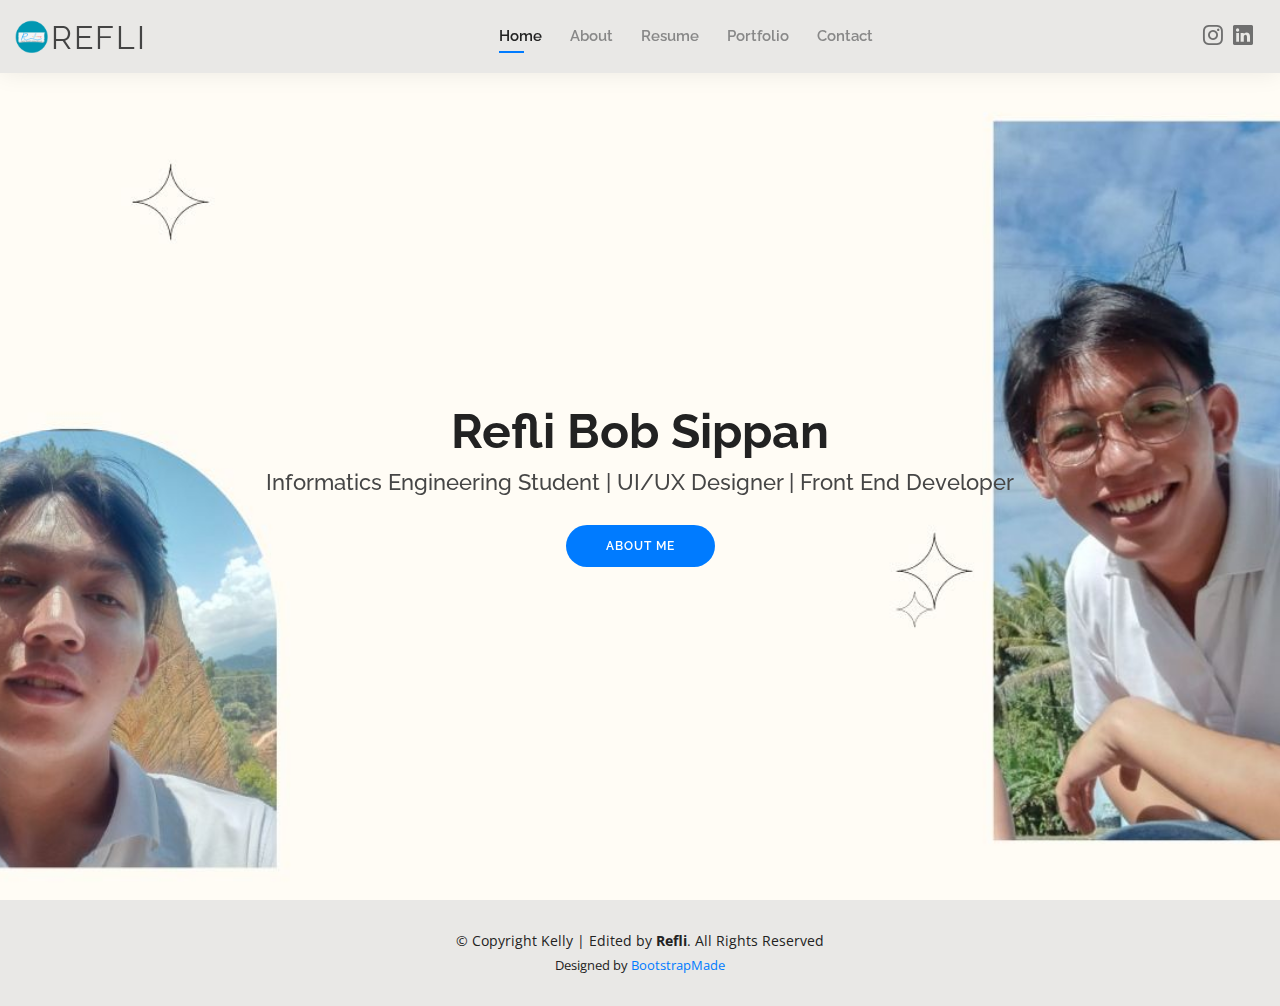
<file: index.html>
<!DOCTYPE html>
<html lang="en">

<head>
  <meta charset="utf-8">
  <meta content="width=device-width, initial-scale=1.0" name="viewport">

  <title>Home - Portofolio Refli</title>
  <meta content="" name="description">
  <meta content="" name="keywords">

  <!-- Favicons -->
  <link href="assets/img/logo.png" rel="icon">
  <link href="assets/img/logo.png" rel="apple-touch-icon">

  <!-- Google Fonts -->
  <link href="https://fonts.googleapis.com/css?family=Open+Sans:300,300i,400,400i,600,600i,700,700i|Raleway:300,300i,400,400i,500,500i,600,600i,700,700i|Poppins:300,300i,400,400i,500,500i,600,600i,700,700i" rel="stylesheet">

  <!-- Vendor CSS Files -->
  <link href="assets/vendor/aos/aos.css" rel="stylesheet">
  <link href="assets/vendor/bootstrap/css/bootstrap.min.css" rel="stylesheet">
  <link href="assets/vendor/bootstrap-icons/bootstrap-icons.css" rel="stylesheet">
  <link href="assets/vendor/boxicons/css/boxicons.min.css" rel="stylesheet">
  <link href="assets/vendor/glightbox/css/glightbox.min.css" rel="stylesheet">
  <link href="assets/vendor/swiper/swiper-bundle.min.css" rel="stylesheet">

  <!-- Template Main CSS File -->
  <link href="assets/css/style.css" rel="stylesheet">

  <!-- =======================================================
  * Template Name: Kelly
  * Updated: Jul 27 2023 with Bootstrap v5.3.1
  * Template URL: https://bootstrapmade.com/kelly-free-bootstrap-cv-resume-html-template/
  * Author: BootstrapMade.com
  * License: https://bootstrapmade.com/license/
  ======================================================== -->
</head>

<body>

  <!-- ======= Header ======= -->
  <header id="header" class="fixed-top">
    <div class="container-fluid d-flex justify-content-between align-items-center">

      <h1 class="logo me-auto me-lg-0" href="index.html"><img src="assets/img/logo.png" alt="" width="39" height="39" class="align-text-bottom">Refli</a></h1>
      <!-- Uncomment below if you prefer to use an image logo -->
      <!-- <a href="index.html" class="logo"><img src="assets/img/logo.png" alt="" class="img-fluid"></a>-->

      <nav id="navbar" class="navbar order-last order-lg-0">
        <ul>
          <li><a class="active" href="index.html">Home</a></li>
          <li><a href="about.html">About</a></li>
          <li><a href="resume.html">Resume</a></li>
          <!--<li><a href="services.html">Services</a></li>-->
          <li><a href="portfolio.html">Portfolio</a></li>
          <li><a href="contact.html">Contact</a></li>
        </ul>
        <i class="bi bi-list mobile-nav-toggle"></i>
      </nav><!-- .navbar -->

      <div class="header-social-links">
        <!--<a href="#" class="twitter"><i class="bi bi-twitter"></i></a>
        <a href="#" class="facebook"><i class="bi bi-facebook"></i></a>-->
        <a href="https://www.instagram.com/refly_sippan/" class="instagram"><i class="bi bi-instagram"></i></a>
        <a href="https://www.linkedin.com/in/refly-sippan/" class="linkedin"><i class="bi bi-linkedin"></i></i></a>
      </div>

    </div>

  </header><!-- End Header -->

  <!-- ======= Hero Section ======= -->
  <section id="hero" class="d-flex align-items-center">
    <div class="container d-flex flex-column align-items-center" data-aos="zoom-in" data-aos-delay="100">
      <h1>Refli Bob Sippan</h1>
      <h2>Informatics Engineering Student | UI/UX Designer | Front End Developer</h2>
      <a href="about.html" class="btn-about">About Me</a>
    </div>
  </section><!-- End Hero -->

  <!-- ======= Footer ======= -->
  <footer id="footer">
    <div class="container">
      <div class="copyright">
        &copy; Copyright Kelly | Edited by <strong><span>Refli</span></strong>. All Rights Reserved
      </div>
      <div class="credits">
        <!-- All the links in the footer should remain intact. -->
        <!-- You can delete the links only if you purchased the pro version. -->
        <!-- Licensing information: https://bootstrapmade.com/license/ -->
        <!-- Purchase the pro version with working PHP/AJAX contact form: https://bootstrapmade.com/kelly-free-bootstrap-cv-resume-html-template/ -->
        Designed by <a href="https://bootstrapmade.com/">BootstrapMade</a>
      </div>
    </div>
  </footer><!-- End  Footer -->

  <div id="preloader"></div>
  <a href="#" class="back-to-top d-flex align-items-center justify-content-center"><i class="bi bi-arrow-up-short"></i></a>

  <!-- Vendor JS Files -->
  <script src="assets/vendor/purecounter/purecounter_vanilla.js"></script>
  <script src="assets/vendor/aos/aos.js"></script>
  <script src="assets/vendor/bootstrap/js/bootstrap.bundle.min.js"></script>
  <script src="assets/vendor/glightbox/js/glightbox.min.js"></script>
  <script src="assets/vendor/isotope-layout/isotope.pkgd.min.js"></script>
  <script src="assets/vendor/swiper/swiper-bundle.min.js"></script>
  <script src="assets/vendor/waypoints/noframework.waypoints.js"></script>
  <script src="assets/vendor/php-email-form/validate.js"></script>

  <!-- Template Main JS File -->
  <script src="assets/js/main.js"></script>

</body>

</html>
</file>
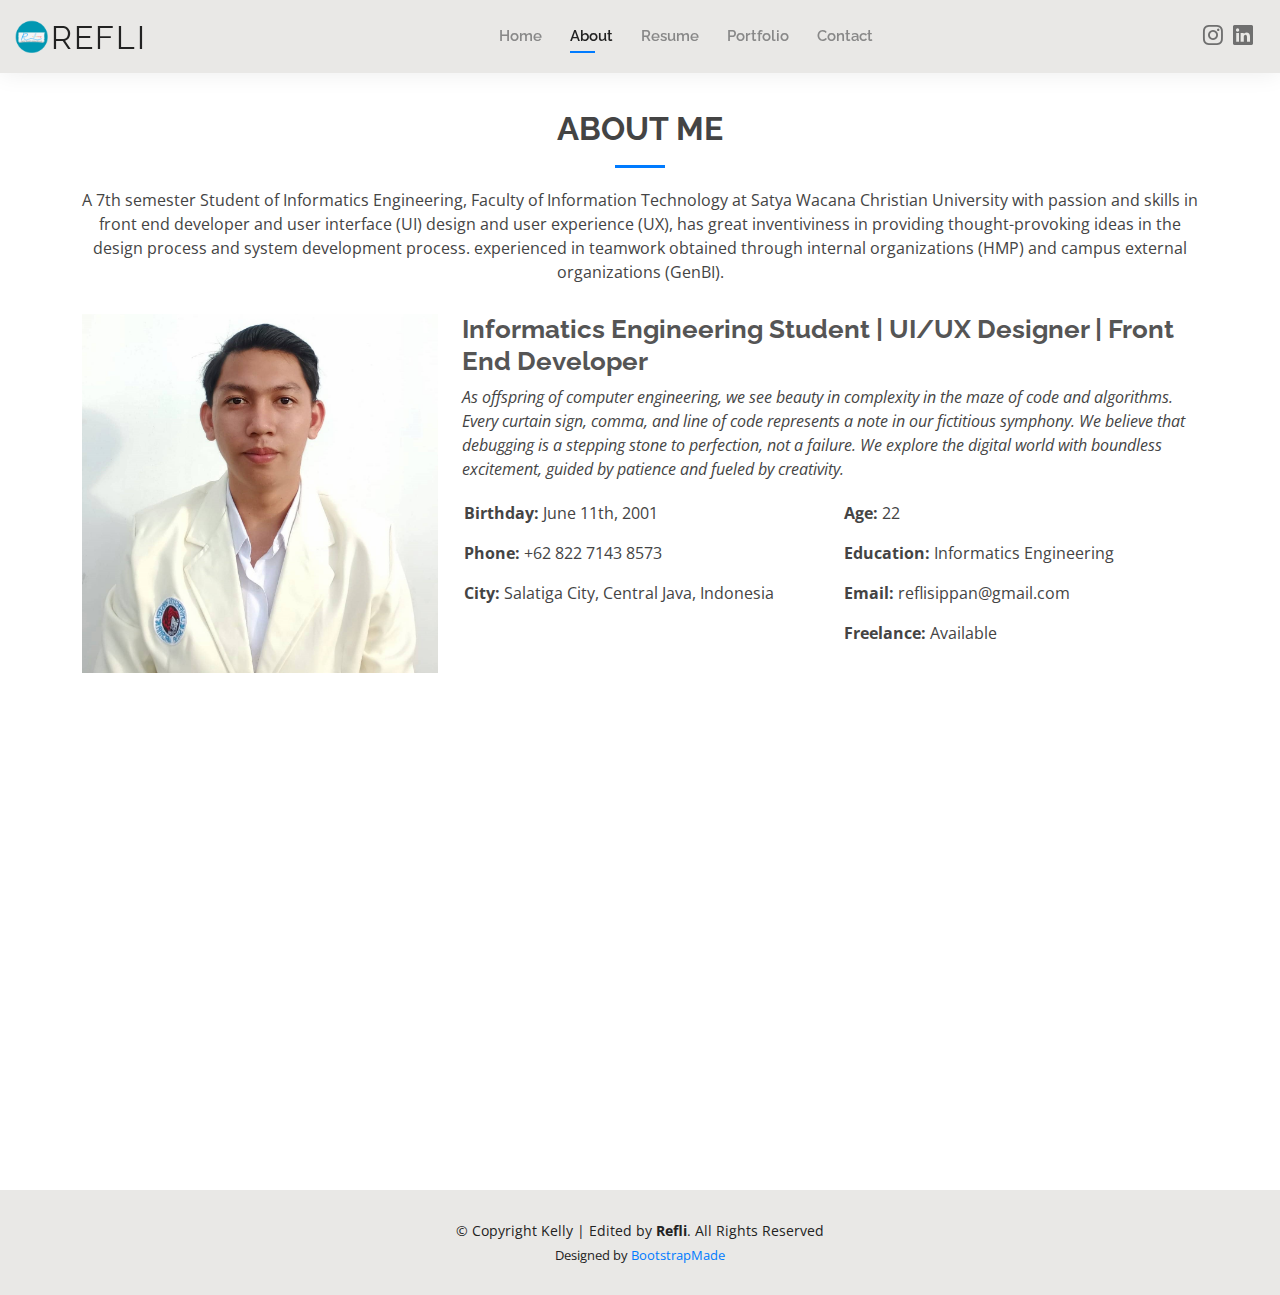
<file: about.html>
<!DOCTYPE html>
<html lang="en">

<head>
  <meta charset="utf-8">
  <meta content="width=device-width, initial-scale=1.0" name="viewport">

  <title>About - Portofolio Refli</title>
  <meta content="" name="description">
  <meta content="" name="keywords">

  <!-- Favicons -->
  <link href="assets/img/logo.png" rel="icon">
  <link href="assets/img/logo.png" rel="apple-touch-icon">

  <!-- Google Fonts -->
  <link href="https://fonts.googleapis.com/css?family=Open+Sans:300,300i,400,400i,600,600i,700,700i|Raleway:300,300i,400,400i,500,500i,600,600i,700,700i|Poppins:300,300i,400,400i,500,500i,600,600i,700,700i" rel="stylesheet">

  <!-- Vendor CSS Files -->
  <link href="assets/vendor/aos/aos.css" rel="stylesheet">
  <link href="assets/vendor/bootstrap/css/bootstrap.min.css" rel="stylesheet">
  <link href="assets/vendor/bootstrap-icons/bootstrap-icons.css" rel="stylesheet">
  <link href="assets/vendor/boxicons/css/boxicons.min.css" rel="stylesheet">
  <link href="assets/vendor/glightbox/css/glightbox.min.css" rel="stylesheet">
  <link href="assets/vendor/swiper/swiper-bundle.min.css" rel="stylesheet">

  <!-- Template Main CSS File -->
  <link href="assets/css/style.css" rel="stylesheet">

  <!-- =======================================================
  * Template Name: Kelly
  * Updated: Jul 27 2023 with Bootstrap v5.3.1
  * Template URL: https://bootstrapmade.com/kelly-free-bootstrap-cv-resume-html-template/
  * Author: BootstrapMade.com
  * License: https://bootstrapmade.com/license/
  ======================================================== -->
</head>

<body>

  <!-- ======= Header ======= -->
  <header id="header" class="fixed-top">
    <div class="container-fluid d-flex justify-content-between align-items-center">

      <h1 class="logo me-auto me-lg-0"><a href="index.html"><img src="assets/img/logo.png" alt="" width="39" height="39" class="align-text-bottom">Refli</a></h1>
      <!-- Uncomment below if you prefer to use an image logo -->
      <!-- <a href="index.html" class="logo"><img src="assets/img/logo.png" alt="" class="img-fluid"></a>-->

      <nav id="navbar" class="navbar order-last order-lg-0">
        <ul>
          <li><a href="index.html">Home</a></li>
          <li><a class="active" href="about.html">About</a></li>
          <li><a href="resume.html">Resume</a></li>
          <!--<li><a href="services.html">Services</a></li>-->
          <li><a href="portfolio.html">Portfolio</a></li>
          <li><a href="contact.html">Contact</a></li>
        </ul>
        <i class="bi bi-list mobile-nav-toggle"></i>
      </nav><!-- .navbar -->

      <div class="header-social-links">
        <!--<a href="#" class="twitter"><i class="bi bi-twitter"></i></a>
        <a href="#" class="facebook"><i class="bi bi-facebook"></i></a>-->
        <a href="https://www.instagram.com/refly_sippan/" class="instagram"><i class="bi bi-instagram"></i></a>
        <a href="https://www.linkedin.com/in/refly-sippan/" class="linkedin"><i class="bi bi-linkedin"></i></i></a>
      </div>

    </div>

  </header><!-- End Header -->

  <main id="main">

    <!-- ======= About Section ======= -->
    <section id="about" class="about">
      <div class="container" data-aos="fade-up">

        <div class="section-title">
          <h2>About Me</h2>
          <p>A 7th semester Student of Informatics Engineering, Faculty of Information Technology at Satya Wacana Christian University with passion and skills in front end developer and user interface (UI) design and user experience (UX), has great inventiviness in providing thought-provoking ideas in the design process and system development process. experienced in teamwork obtained through internal organizations (HMP) and campus external organizations (GenBI).</p>
        </div>

        <div class="row">
          <div class="col-lg-4">
            <img src="assets/img/about.jpg" class="img-fluid" alt="">
          </div>
          <div class="col-lg-8 pt-4 pt-lg-0 content">
            <h3>Informatics Engineering Student | UI/UX Designer | Front End Developer</h3>
            <p class="fst-italic">
              As offspring of computer engineering, we see beauty in complexity in the maze of code and algorithms. Every curtain sign, comma, and line of code represents a note in our fictitious symphony. We believe that debugging is a stepping stone to perfection, not a failure. We explore the digital world with boundless excitement, guided by patience and fueled by creativity.
            </p>
            <div class="row">
              <div class="col-lg-6">
                <ul>
                  <li><i class="bi bi-rounded-right"></i> <strong>Birthday:</strong> June 11th, 2001</li>
                  <!--<li><i class="bi bi-rounded-right"></i> <strong>Website:</strong> www.example.com</li>-->
                  <li><i class="bi bi-rounded-right"></i> <strong>Phone:</strong> +62 822 7143 8573</li>
                  <li><i class="bi bi-rounded-right"></i> <strong>City:</strong> Salatiga City, Central Java, Indonesia</li>
                </ul>
              </div>
              <div class="col-lg-6">
                <ul>
                  <li><i class="bi bi-rounded-right"></i> <strong>Age:</strong> 22</li>
                  <li><i class="bi bi-rounded-right"></i> <strong>Education:</strong> Informatics Engineering</li>
                  <li><i class="bi bi-rounded-right"></i> <strong>Email:</strong> reflisippan@gmail.com</li>
                  <li><i class="bi bi-rounded-right"></i> <strong>Freelance:</strong> Available</li>
                </ul>
              </div>
            </div>
          </div>
        </div>

      </div>
    </section><!-- End About Section -->

    <!-- ======= Skills Section ======= -->
    <section id="skills" class="skills">
      <div class="container" data-aos="fade-up">

        <div class="section-title">
          <h2>Skills</h2>
          <p>I enjoy new experiences and challenges, and I prefer to sort things out in a systematic manner. I can perform things well because of my experience. I feel that with my abilities, I can complete my responsibilities.</p>
        </div>

        <div class="row skills-content">

          <div class="col-lg-6">

            <div class="progress">
              <span class="skill">HTML <i class="val">90%</i></span>
              <div class="progress-bar-wrap">
                <div class="progress-bar" role="progressbar" aria-valuenow="90" aria-valuemin="0" aria-valuemax="100"></div>
              </div>
            </div>

            <div class="progress">
              <span class="skill">CSS <i class="val">90%</i></span>
              <div class="progress-bar-wrap">
                <div class="progress-bar" role="progressbar" aria-valuenow="90" aria-valuemin="0" aria-valuemax="100"></div>
              </div>
            </div>

            <div class="progress">
              <span class="skill">JavaScript <i class="val">75%</i></span>
              <div class="progress-bar-wrap">
                <div class="progress-bar" role="progressbar" aria-valuenow="75" aria-valuemin="0" aria-valuemax="100"></div>
              </div>
            </div>

          </div>

          <div class="col-lg-6">

            <div class="progress">
              <span class="skill">PHP <i class="val">60%</i></span>
              <div class="progress-bar-wrap">
                <div class="progress-bar" role="progressbar" aria-valuenow="60" aria-valuemin="0" aria-valuemax="100"></div>
              </div>
            </div>

            <div class="progress">
              <span class="skill">Canva <i class="val">95%</i></span>
              <div class="progress-bar-wrap">
                <div class="progress-bar" role="progressbar" aria-valuenow="95" aria-valuemin="0" aria-valuemax="100"></div>
              </div>
            </div>

            <div class="progress">
              <span class="skill">Photoshop <i class="val">50%</i></span>
              <div class="progress-bar-wrap">
                <div class="progress-bar" role="progressbar" aria-valuenow="50" aria-valuemin="0" aria-valuemax="100"></div>
              </div>
            </div>

          </div>

        </div>

      </div>
    </section><!-- End Skills Section -->



    <!-- ======= Facts Section ======= 
    <section id="facts" class="facts">
      <div class="container" data-aos="fade-up">

        <div class="section-title">
          <h2>Facts</h2>
          <p>Magnam dolores commodi suscipit. Necessitatibus eius consequatur ex aliquid fuga eum quidem. Sit sint consectetur velit. Quisquam quos quisquam cupiditate. Et nemo qui impedit suscipit alias ea. Quia fugiat sit in iste officiis commodi quidem hic quas.</p>
        </div>

        <div class="row counters">

          <div class="col-lg-3 col-6 text-center">
            <span data-purecounter-start="0" data-purecounter-end="232" data-purecounter-duration="1" class="purecounter"></span>
            <p>Clients</p>
          </div>

          <div class="col-lg-3 col-6 text-center">
            <span data-purecounter-start="0" data-purecounter-end="521" data-purecounter-duration="1" class="purecounter"></span>
            <p>Projects</p>
          </div>

          <div class="col-lg-3 col-6 text-center">
            <span data-purecounter-start="0" data-purecounter-end="1463" data-purecounter-duration="1" class="purecounter"></span>
            <p>Hours Of Support</p>
          </div>

          <div class="col-lg-3 col-6 text-center">
            <span data-purecounter-start="0" data-purecounter-end="15" data-purecounter-duration="1" class="purecounter"></span>
            <p>Hard Workers</p>
          </div>

        </div>

      </div>
    </section> End Facts Section -->

    <!-- ======= Testimonials Section =======
    <section id="testimonials" class="testimonials">
      <div class="container" data-aos="fade-up">

        <div class="section-title">
          <h2>Testimonials</h2>
          <p>Magnam dolores commodi suscipit. Necessitatibus eius consequatur ex aliquid fuga eum quidem. Sit sint consectetur velit. Quisquam quos quisquam cupiditate. Et nemo qui impedit suscipit alias ea. Quia fugiat sit in iste officiis commodi quidem hic quas.</p>
        </div>

        <div class="testimonials-slider swiper" data-aos="fade-up" data-aos-delay="100">
          <div class="swiper-wrapper">

            <div class="swiper-slide">
              <div class="testimonial-item">
                <img src="assets/img/testimonials/testimonials-1.jpg" class="testimonial-img" alt="">
                <h3>Saul Goodman</h3>
                <h4>Ceo &amp; Founder</h4>
                <p>
                  <i class="bx bxs-quote-alt-left quote-icon-left"></i>
                  Proin iaculis purus consequat sem cure digni ssim donec porttitora entum suscipit rhoncus. Accusantium quam, ultricies eget id, aliquam eget nibh et. Maecen aliquam, risus at semper.
                  <i class="bx bxs-quote-alt-right quote-icon-right"></i>
                </p>
              </div>
            </div> End testimonial item -->

            <!--
            <div class="swiper-slide">
              <div class="testimonial-item">
                <img src="assets/img/testimonials/testimonials-2.jpg" class="testimonial-img" alt="">
                <h3>Sara Wilsson</h3>
                <h4>Designer</h4>
                <p>
                  <i class="bx bxs-quote-alt-left quote-icon-left"></i>
                  Export tempor illum tamen malis malis eram quae irure esse labore quem cillum quid cillum eram malis quorum velit fore eram velit sunt aliqua noster fugiat irure amet legam anim culpa.
                  <i class="bx bxs-quote-alt-right quote-icon-right"></i>
                </p>
              </div>
            </div> End testimonial item -->

            <!-- End
            <div class="swiper-slide">
              <div class="testimonial-item">
                <img src="assets/img/testimonials/testimonials-3.jpg" class="testimonial-img" alt="">
                <h3>Jena Karlis</h3>
                <h4>Store Owner</h4>
                <p>
                  <i class="bx bxs-quote-alt-left quote-icon-left"></i>
                  Enim nisi quem export duis labore cillum quae magna enim sint quorum nulla quem veniam duis minim tempor labore quem eram duis noster aute amet eram fore quis sint minim.
                  <i class="bx bxs-quote-alt-right quote-icon-right"></i>
                </p>
              </div>
            </div> testimonial item -->

            <!-- End
            <div class="swiper-slide">
              <div class="testimonial-item">
                <img src="assets/img/testimonials/testimonials-4.jpg" class="testimonial-img" alt="">
                <h3>Matt Brandon</h3>
                <h4>Freelancer</h4>
                <p>
                  <i class="bx bxs-quote-alt-left quote-icon-left"></i>
                  Fugiat enim eram quae cillum dolore dolor amet nulla culpa multos export minim fugiat minim velit minim dolor enim duis veniam ipsum anim magna sunt elit fore quem dolore labore illum veniam.
                  <i class="bx bxs-quote-alt-right quote-icon-right"></i>
                </p>
              </div>
            </div> testimonial item -->

            <!--
            <div class="swiper-slide">
              <div class="testimonial-item">
                <img src="assets/img/testimonials/testimonials-5.jpg" class="testimonial-img" alt="">
                <h3>John Larson</h3>
                <h4>Entrepreneur</h4>
                <p>
                  <i class="bx bxs-quote-alt-left quote-icon-left"></i>
                  Quis quorum aliqua sint quem legam fore sunt eram irure aliqua veniam tempor noster veniam enim culpa labore duis sunt culpa nulla illum cillum fugiat legam esse veniam culpa fore nisi cillum quid.
                  <i class="bx bxs-quote-alt-right quote-icon-right"></i>
                </p>
              </div>
            </div> End testimonial item -->

          <!--
          </div>
          <div class="swiper-pagination"></div>
        </div>

      </div>
    </section> End Testimonials Section

  </main> End #main -->

  <!-- ======= Footer ======= -->
  <footer id="footer">
    <div class="container">
      <div class="copyright">
        &copy; Copyright Kelly | Edited by <strong><span>Refli</span></strong>. All Rights Reserved
      </div>
      <div class="credits">
        <!-- All the links in the footer should remain intact. -->
        <!-- You can delete the links only if you purchased the pro version. -->
        <!-- Licensing information: https://bootstrapmade.com/license/ -->
        <!-- Purchase the pro version with working PHP/AJAX contact form: https://bootstrapmade.com/kelly-free-bootstrap-cv-resume-html-template/ -->
        Designed by <a href="https://bootstrapmade.com/">BootstrapMade</a>
      </div>
    </div>
  </footer><!-- End  Footer -->

  <div id="preloader"></div>
  <a href="#" class="back-to-top d-flex align-items-center justify-content-center"><i class="bi bi-arrow-up-short"></i></a>

  <!-- Vendor JS Files -->
  <script src="assets/vendor/purecounter/purecounter_vanilla.js"></script>
  <script src="assets/vendor/aos/aos.js"></script>
  <script src="assets/vendor/bootstrap/js/bootstrap.bundle.min.js"></script>
  <script src="assets/vendor/glightbox/js/glightbox.min.js"></script>
  <script src="assets/vendor/isotope-layout/isotope.pkgd.min.js"></script>
  <script src="assets/vendor/swiper/swiper-bundle.min.js"></script>
  <script src="assets/vendor/waypoints/noframework.waypoints.js"></script>
  <script src="assets/vendor/php-email-form/validate.js"></script>

  <!-- Template Main JS File -->
  <script src="assets/js/main.js"></script>

</body>

</html>
</file>
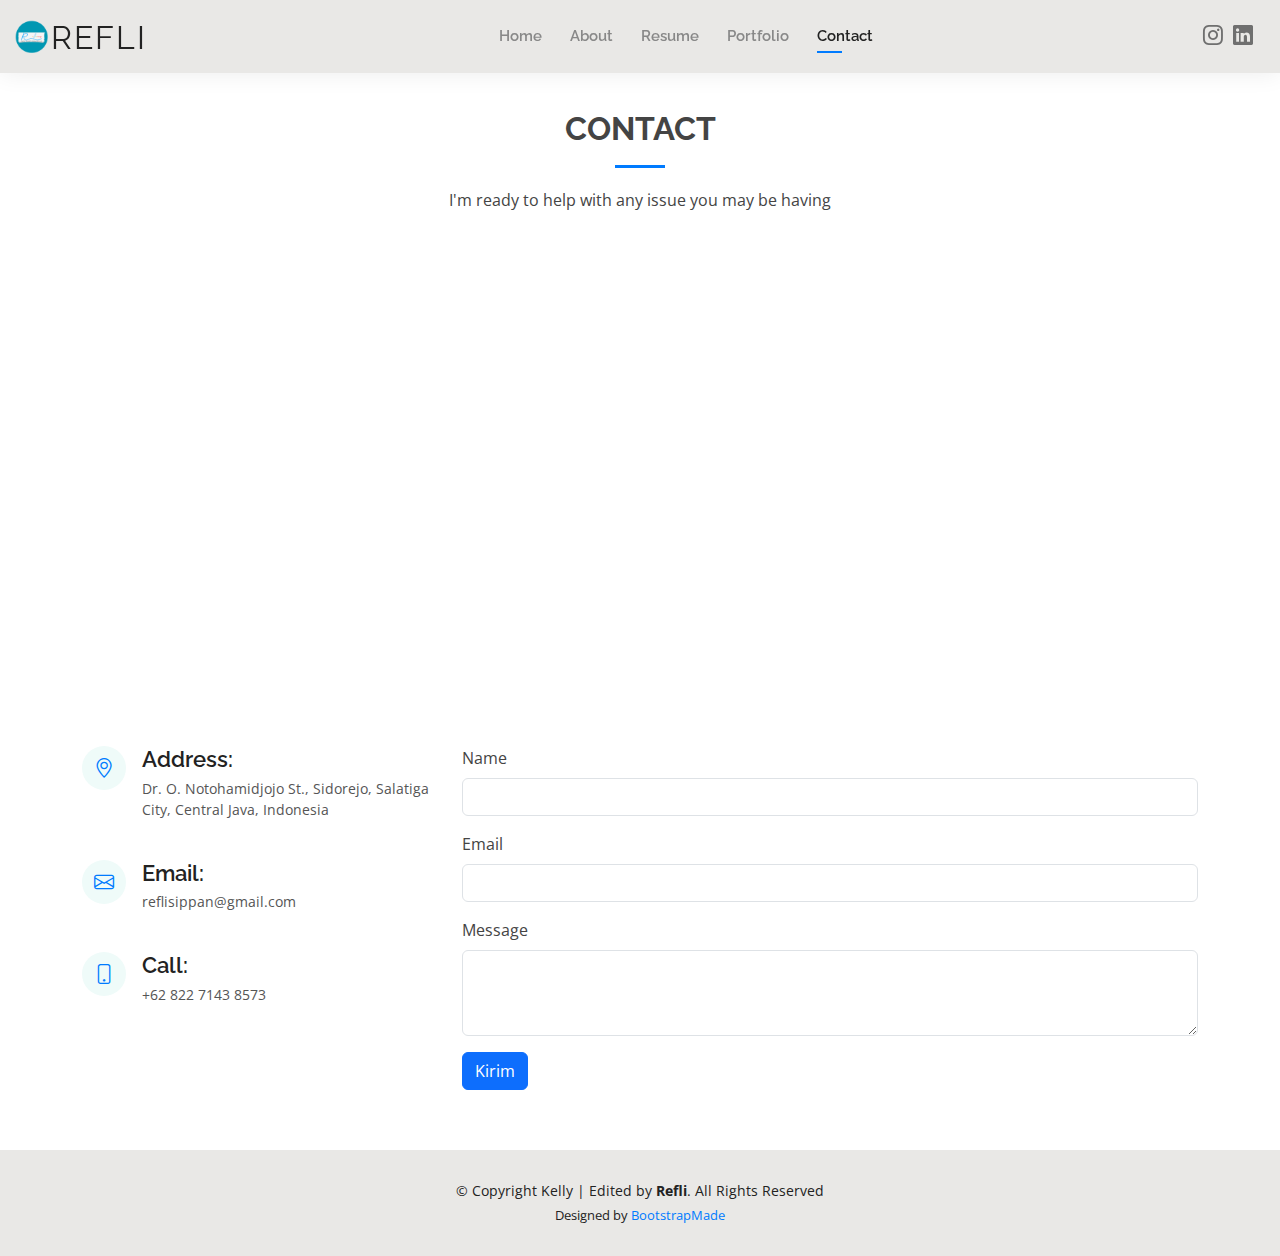
<file: contact.html>
<!DOCTYPE html>
<html lang="en">

<head>
  <meta charset="utf-8">
  <meta content="width=device-width, initial-scale=1.0" name="viewport">

  <title>Contact - Portofolio Refli</title>
  <meta content="" name="description">
  <meta content="" name="keywords">

  <!-- Favicons -->
  <link href="assets/img/logo.png" rel="icon">
  <link href="assets/img/logo.png" rel="apple-touch-icon">

  <!-- Google Fonts -->
  <link href="https://fonts.googleapis.com/css?family=Open+Sans:300,300i,400,400i,600,600i,700,700i|Raleway:300,300i,400,400i,500,500i,600,600i,700,700i|Poppins:300,300i,400,400i,500,500i,600,600i,700,700i" rel="stylesheet">

  <!-- Vendor CSS Files -->
  <link href="assets/vendor/aos/aos.css" rel="stylesheet">
  <link href="assets/vendor/bootstrap/css/bootstrap.min.css" rel="stylesheet">
  <link href="assets/vendor/bootstrap-icons/bootstrap-icons.css" rel="stylesheet">
  <link href="assets/vendor/boxicons/css/boxicons.min.css" rel="stylesheet">
  <link href="assets/vendor/glightbox/css/glightbox.min.css" rel="stylesheet">
  <link href="assets/vendor/swiper/swiper-bundle.min.css" rel="stylesheet">

  <!-- Template Main CSS File -->
  <link href="assets/css/style.css" rel="stylesheet">

  <!-- =======================================================
  * Template Name: Kelly
  * Updated: Jul 27 2023 with Bootstrap v5.3.1
  * Template URL: https://bootstrapmade.com/kelly-free-bootstrap-cv-resume-html-template/
  * Author: BootstrapMade.com
  * License: https://bootstrapmade.com/license/
  ======================================================== -->
</head>

<body>

  <!-- ======= Header ======= -->
  <header id="header" class="fixed-top">
    <div class="container-fluid d-flex justify-content-between align-items-center">

      <h1 class="logo me-auto me-lg-0"><a href="index.html"><img src="assets/img/logo.png" alt="" width="39" height="39" class="align-text-bottom">Refli</a></h1>
      <!-- Uncomment below if you prefer to use an image logo -->
      <!-- <a href="index.html" class="logo"><img src="assets/img/logo.png" alt="" class="img-fluid"></a>-->

      <nav id="navbar" class="navbar order-last order-lg-0">
        <ul>
          <li><a href="index.html">Home</a></li>
          <li><a href="about.html">About</a></li>
          <li><a href="resume.html">Resume</a></li>
          <!--<li><a href="services.html">Services</a></li>-->
          <li><a href="portfolio.html">Portfolio</a></li>
          <li><a class="active" href="contact.html">Contact</a></li>
        </ul>
        <i class="bi bi-list mobile-nav-toggle"></i>
      </nav><!-- .navbar -->

      <div class="header-social-links">
        <!--<a href="#" class="twitter"><i class="bi bi-twitter"></i></a>
        <a href="#" class="facebook"><i class="bi bi-facebook"></i></a>-->
        <a href="https://www.instagram.com/refly_sippan/" class="instagram"><i class="bi bi-instagram"></i></a>
        <a href="https://www.linkedin.com/in/refly-sippan/" class="linkedin"><i class="bi bi-linkedin"></i></i></a>
      </div>

    </div>

  </header><!-- End Header -->

  <main id="main">

    <!-- ======= Contact Section ======= -->
    <section id="contact" class="contact">
      <div class="container" data-aos="fade-up">

        <div class="section-title">
          <h2>Contact</h2>
          <p>I'm ready to help with any issue you may be having</p>
        </div>

        <div>
          <iframe src="https://www.google.com/maps/embed?pb=!1m18!1m12!1m3!1d3476.7347029334137!2d110.49291363764345!3d-7.299627524593862!2m3!1f0!2f0!3f0!3m2!1i1024!2i768!4f13.1!3m3!1m2!1s0x2e7a79f56621bf13%3A0xe746dfd59b6ad77d!2sAsrama%20FTI%20Mahasiswa%20UKSW!5e0!3m2!1sid!2sid!4v1692061170030!5m2!1sid!2sid" width="100%" height="450" style="border:0;" allowfullscreen="" loading="lazy" referrerpolicy="no-referrer-when-downgrade"></iframe>
        </div>

        <div class="row mt-5 row justify-content-center">

          <div class="col-lg-4">
            <div class="info">
              <div class="address">
                <i class="bi bi-geo-alt"></i>
                <h4>Address:</h4>
                <p>Dr. O. Notohamidjojo St., Sidorejo, Salatiga City, Central Java, Indonesia</p>
              </div>

              <div class="email">
                <i class="bi bi-envelope"></i>
                <h4>Email:</h4>
                <p>reflisippan@gmail.com</p>
              </div>

              <div class="phone">
                <i class="bi bi-phone"></i>
                <h4>Call:</h4>
                <p>+62 822 7143 8573</p>
              </div>

            </div>

          </div>

          <div class="col-lg-8 mt-5 mt-lg-0">

            <!--<form action="forms/contact.php" method="post" role="form" class="php-email-form">
              <div class="row">
                <div class="col-md-6 form-group">
                  <input type="text" name="name" class="form-control" id="name" placeholder="Your Name" required>
                </div>
                <div class="col-md-6 form-group mt-3 mt-md-0">
                  <input type="email" class="form-control" name="email" id="email" placeholder="Your Email" required>
                </div>
              </div>
              <div class="form-group mt-3">
                <input type="text" class="form-control" name="subject" id="subject" placeholder="Subject" required>
              </div>
              <div class="form-group mt-3">
                <textarea class="form-control" name="message" rows="5" placeholder="Message" required></textarea>
              </div>
              <div class="my-3">
                <div class="loading">Loading</div>
                <div class="error-message"></div>
                <div class="sent-message">Your message has been sent. Thank you!</div>
              </div>
              <div class="text-center"><button type="submit">Send Message</button></div>
            </form>-->

          <div class="row justify-content-center">
            <div class="col-md-12 form-group">
              <div class="alert alert-success alert-dismissible fade show d-none my-alert" role="alert">
                Your message has been sent. <strong>Thank you</strong>
                <button type="button" class="btn-close" data-bs-dismiss="alert" aria-label="Close"></button>
              </div>
              <form name="submit-to-google-sheet">
                <div class="mb-3">
                  <label for="name" class="form-label">Name</label>
                  <input type="text" class="form-control" id="name" aria-describedby="name" name="nama" />
                </div>
                <div class="mb-3">
                  <label for="email" class="form-label">Email</label>
                  <input type="email" class="form-control" id="email" aria-describedby="email" name="email" />
                </div>
                <div class="mb-3">
                  <label for="pesan" class="form-label">Message</label>
                  <textarea class="form-control" id="pesan" rows="3" name="pesan"></textarea>
                </div>
                <button type="submit" class="btn btn-primary btn-kirim">Kirim</button>
                <button class="btn btn-primary btn-loading d-none" type="button" disabled>
                  <span class="spinner-border spinner-border-sm" aria-hidden="true"></span>
                  <span role="status">Loading...</span>
                </button>
              </form>
            </div>
          </div>
        </div>
      </div>
          
          </div>

          
    </section><!-- End Contact Section -->
  </main><!-- End #main -->

  <!-- ======= Footer ======= -->
  <footer id="footer">
    <div class="container">
      <div class="copyright">
        &copy; Copyright Kelly | Edited by <strong><span>Refli</span></strong>. All Rights Reserved
      </div>
      <div class="credits">
        <!-- All the links in the footer should remain intact. -->
        <!-- You can delete the links only if you purchased the pro version. -->
        <!-- Licensing information: https://bootstrapmade.com/license/ -->
        <!-- Purchase the pro version with working PHP/AJAX contact form: https://bootstrapmade.com/kelly-free-bootstrap-cv-resume-html-template/ -->
        Designed by <a href="https://bootstrapmade.com/">BootstrapMade</a>
      </div>
    </div>
  </footer><!-- End  Footer -->

  <div id="preloader"></div>
  <a href="#" class="back-to-top d-flex align-items-center justify-content-center"><i class="bi bi-arrow-up-short"></i></a>

  <!-- Vendor JS Files -->
  <script src="assets/vendor/purecounter/purecounter_vanilla.js"></script>
  <script src="assets/vendor/aos/aos.js"></script>
  <script src="assets/vendor/bootstrap/js/bootstrap.bundle.min.js"></script>
  <script src="assets/vendor/glightbox/js/glightbox.min.js"></script>
  <script src="assets/vendor/isotope-layout/isotope.pkgd.min.js"></script>
  <script src="assets/vendor/swiper/swiper-bundle.min.js"></script>
  <script src="assets/vendor/waypoints/noframework.waypoints.js"></script>
  <script src="assets/vendor/php-email-form/validate.js"></script>

  <!-- Template Main JS File -->
  <script src="assets/js/main.js"></script>

  <script>
    const scriptURL = 'https://script.google.com/macros/s/AKfycby1we2GPUhBs4DoQf74v9FCal3ESMK9EmhCqyLZozg0UfQyKW8KgqqHRiPHFW51ZPTJ7w/exec'
    const form = document.forms['submit-to-google-sheet'];

    const btnKirim = document.querySelector('.btn-kirim');
    const btnLoading = document.querySelector('.btn-loading');
    const myAlert = document.querySelector('.my-alert');
  
    form.addEventListener('submit', e => {
      e.preventDefault()
      //ketika tombol submit diklik
      //tampilkan tombol loading, hilangkan tombol kirim
      btnLoading.classList.toggle('d-none');
      btnKirim.classList.toggle('d-none');
      fetch(scriptURL, { method: 'POST', body: new FormData(form)})
        .then(response => {
          //tampilkan tombol kirim, hilangkan tombol loading
          btnLoading.classList.toggle('d-none');
          btnKirim.classList.toggle('d-none');
          //tampilkan alert
          myAlert.classList.toggle('d-none');
          //reset form
          form.reset();
          console.log('Success!', response);
      })
        .catch(error => console.error('Error!', error.message))
    })
  </script>

</body>

</html>
</file>
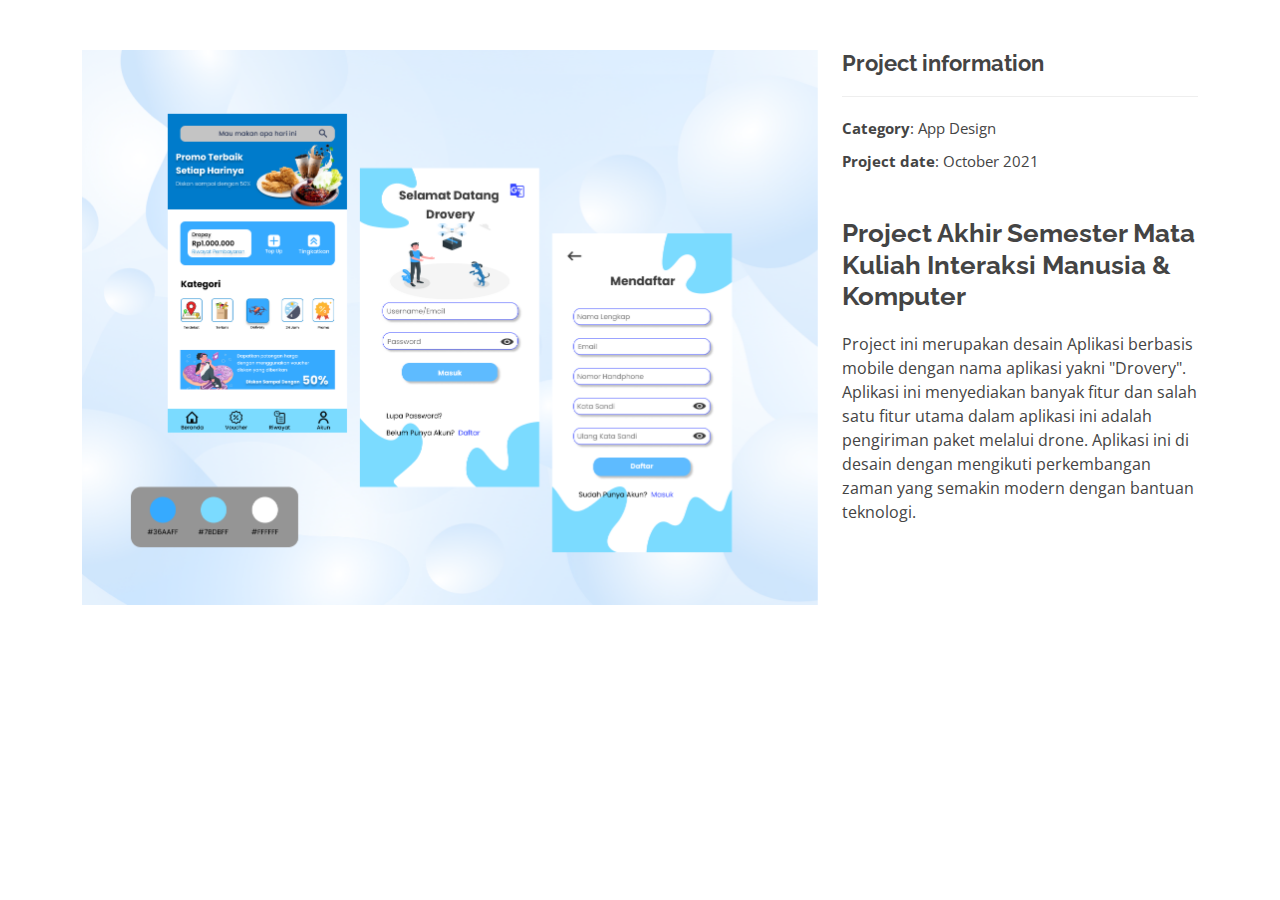
<file: portfolio-details.html>
<!DOCTYPE html>
<html lang="en">
  <head>
    <meta charset="utf-8" />
    <meta content="width=device-width, initial-scale=1.0" name="viewport" />

    <title>Project Details - Portofolio Refli</title>
    <meta content="" name="description" />
    <meta content="" name="keywords" />

    <!-- Favicons -->
    <link href="assets/img/logo.png" rel="icon" />
    <link href="assets/img/logo.png" rel="apple-touch-icon" />

    <!-- Google Fonts -->
    <link href="https://fonts.googleapis.com/css?family=Open+Sans:300,300i,400,400i,600,600i,700,700i|Raleway:300,300i,400,400i,500,500i,600,600i,700,700i|Poppins:300,300i,400,400i,500,500i,600,600i,700,700i" rel="stylesheet" />

    <!-- Vendor CSS Files -->
    <link href="assets/vendor/aos/aos.css" rel="stylesheet" />
    <link href="assets/vendor/bootstrap/css/bootstrap.min.css" rel="stylesheet" />
    <link href="assets/vendor/bootstrap-icons/bootstrap-icons.css" rel="stylesheet" />
    <link href="assets/vendor/boxicons/css/boxicons.min.css" rel="stylesheet" />
    <link href="assets/vendor/glightbox/css/glightbox.min.css" rel="stylesheet" />
    <link href="assets/vendor/swiper/swiper-bundle.min.css" rel="stylesheet" />

    <!-- Template Main CSS File -->
    <link href="assets/css/style.css" rel="stylesheet" />

    <!-- =======================================================
  * Template Name: Kelly
  * Updated: Jul 27 2023 with Bootstrap v5.3.1
  * Template URL: https://bootstrapmade.com/kelly-free-bootstrap-cv-resume-html-template/
  * Author: BootstrapMade.com
  * License: https://bootstrapmade.com/license/
  ======================================================== -->
  </head>

  <body>
    <main id="main">
      <!-- ======= Portfolio Details Section ======= -->
      <section id="portfolio-details" class="portfolio-details">
        <div class="container">
          <div class="row gy-4">
            <div class="col-lg-8">
              <div class="portfolio-details-slider swiper">
                <div class="swiper-wrapper align-items-center">
                  <div class="swiper-slide">
                    <img src="assets/image/app1.png" alt="" />
                  </div>

                  <!--<div class="swiper-slide">
                    <img src="assets/img/portfolio/portfolio-2.jpg" alt="" />
                  </div>

                  <div class="swiper-slide">
                    <img src="assets/img/portfolio/portfolio-3.jpg" alt="" />
                  </div>-->
                </div>
                <!--<div class="swiper-pagination"></div>-->
              </div>
            </div>

            <div class="col-lg-4">
              <div class="portfolio-info">
                <h3>Project information</h3>
                <ul>
                  <li><strong>Category</strong>: App Design</li>
                  <!--<li><strong>Client</strong>: ASU Company</li>-->
                  <li><strong>Project date</strong>: October 2021</li>
                  <!--<li><strong>Project URL</strong>: <a href="#">www.example.com</a></li>-->
                </ul>
              </div>
              <div class="portfolio-description">
                <h2>Project Akhir Semester Mata Kuliah Interaksi Manusia & Komputer</h2>
                <p>
                  Project ini merupakan desain Aplikasi berbasis mobile dengan nama aplikasi yakni "Drovery". Aplikasi ini menyediakan banyak fitur dan salah satu fitur utama dalam aplikasi ini adalah pengiriman paket melalui drone.
                  Aplikasi ini di desain dengan mengikuti perkembangan zaman yang semakin modern dengan bantuan teknologi.
                </p>
              </div>
            </div>
          </div>
        </div>
      </section>
      <!-- End Portfolio Details Section -->
    </main>
    <!-- End #main -->

    <div id="preloader"></div>
    <a href="#" class="back-to-top d-flex align-items-center justify-content-center"><i class="bi bi-arrow-up-short"></i></a>

    <!-- Vendor JS Files -->
    <script src="assets/vendor/purecounter/purecounter_vanilla.js"></script>
    <script src="assets/vendor/aos/aos.js"></script>
    <script src="assets/vendor/bootstrap/js/bootstrap.bundle.min.js"></script>
    <script src="assets/vendor/glightbox/js/glightbox.min.js"></script>
    <script src="assets/vendor/isotope-layout/isotope.pkgd.min.js"></script>
    <script src="assets/vendor/swiper/swiper-bundle.min.js"></script>
    <script src="assets/vendor/waypoints/noframework.waypoints.js"></script>
    <script src="assets/vendor/php-email-form/validate.js"></script>

    <!-- Template Main JS File -->
    <script src="assets/js/main.js"></script>
  </body>
</html>
</file>
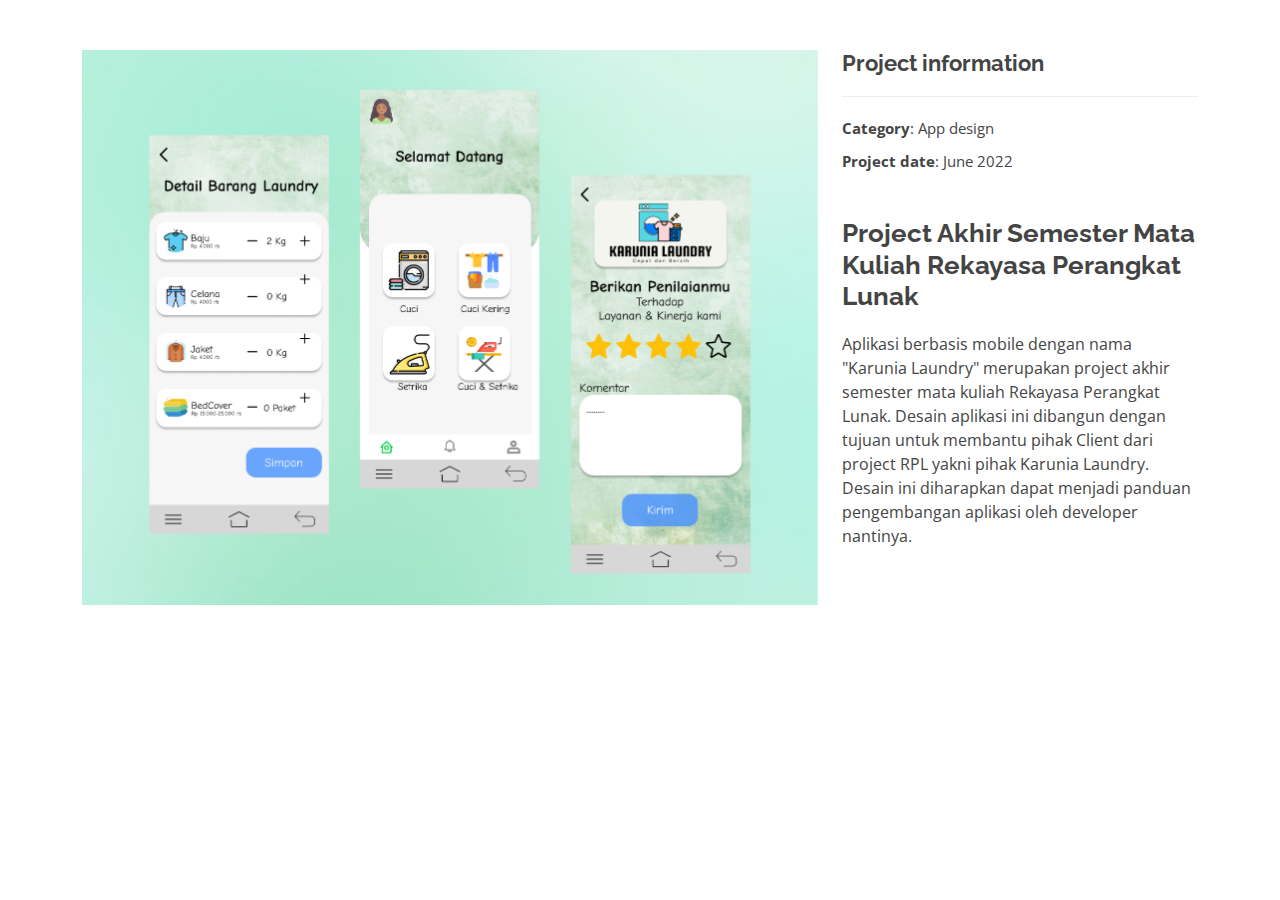
<file: portfolio-detailsapp2.html>
<!DOCTYPE html>
<html lang="en">
  <head>
    <meta charset="utf-8" />
    <meta content="width=device-width, initial-scale=1.0" name="viewport" />

    <title>Project Details - Portofolio Refli</title>
    <meta content="" name="description" />
    <meta content="" name="keywords" />

    <!-- Favicons -->
    <link href="assets/img/logo.png" rel="icon" />
    <link href="assets/img/logo.png" rel="apple-touch-icon" />

    <!-- Google Fonts -->
    <link href="https://fonts.googleapis.com/css?family=Open+Sans:300,300i,400,400i,600,600i,700,700i|Raleway:300,300i,400,400i,500,500i,600,600i,700,700i|Poppins:300,300i,400,400i,500,500i,600,600i,700,700i" rel="stylesheet" />

    <!-- Vendor CSS Files -->
    <link href="assets/vendor/aos/aos.css" rel="stylesheet" />
    <link href="assets/vendor/bootstrap/css/bootstrap.min.css" rel="stylesheet" />
    <link href="assets/vendor/bootstrap-icons/bootstrap-icons.css" rel="stylesheet" />
    <link href="assets/vendor/boxicons/css/boxicons.min.css" rel="stylesheet" />
    <link href="assets/vendor/glightbox/css/glightbox.min.css" rel="stylesheet" />
    <link href="assets/vendor/swiper/swiper-bundle.min.css" rel="stylesheet" />

    <!-- Template Main CSS File -->
    <link href="assets/css/style.css" rel="stylesheet" />

    <!-- =======================================================
  * Template Name: Kelly
  * Updated: Jul 27 2023 with Bootstrap v5.3.1
  * Template URL: https://bootstrapmade.com/kelly-free-bootstrap-cv-resume-html-template/
  * Author: BootstrapMade.com
  * License: https://bootstrapmade.com/license/
  ======================================================== -->
  </head>

  <body>
    <main id="main">
      <!-- ======= Portfolio Details Section ======= -->
      <section id="portfolio-detailsapp2" class="portfolio-detailsapp2">
        <div class="container">
          <div class="row gy-4">
            <div class="col-lg-8">
              <div class="portfolio-details-slider swiper">
                <div class="swiper-wrapper align-items-center">
                  <div class="swiper-slide">
                    <img src="assets/image/app2.png" alt="" />
                  </div>

                  <!--<div class="swiper-slide">
                    <img src="assets/img/portfolio/portfolio-2.jpg" alt="" />
                  </div>

                  <div class="swiper-slide">
                    <img src="assets/img/portfolio/portfolio-3.jpg" alt="" />
                  </div>-->
                </div>
                <!--<div class="swiper-pagination"></div>-->
              </div>
            </div>

            <div class="col-lg-4">
              <div class="portfolio-info">
                <h3>Project information</h3>
                <ul>
                  <li><strong>Category</strong>: App design</li>
                  <!--<li><strong>Client</strong>: ASU Company</li>-->
                  <li><strong>Project date</strong>: June 2022</li>
                  <!--<li><strong>Project URL</strong>: <a href="#">www.example.com</a></li>-->
                </ul>
              </div>
              <div class="portfolio-description">
                <h2>Project Akhir Semester Mata Kuliah Rekayasa Perangkat Lunak</h2>
                <p>
                  Aplikasi berbasis mobile dengan nama "Karunia Laundry" merupakan project akhir semester mata kuliah Rekayasa Perangkat Lunak. Desain aplikasi ini dibangun dengan tujuan untuk membantu pihak Client dari project RPL yakni
                  pihak Karunia Laundry. Desain ini diharapkan dapat menjadi panduan pengembangan aplikasi oleh developer nantinya.
                </p>
              </div>
            </div>
          </div>
        </div>
      </section>
      <!-- End Portfolio Details Section -->
    </main>
    <!-- End #main -->

    <div id="preloader"></div>
    <a href="#" class="back-to-top d-flex align-items-center justify-content-center"><i class="bi bi-arrow-up-short"></i></a>

    <!-- Vendor JS Files -->
    <script src="assets/vendor/purecounter/purecounter_vanilla.js"></script>
    <script src="assets/vendor/aos/aos.js"></script>
    <script src="assets/vendor/bootstrap/js/bootstrap.bundle.min.js"></script>
    <script src="assets/vendor/glightbox/js/glightbox.min.js"></script>
    <script src="assets/vendor/isotope-layout/isotope.pkgd.min.js"></script>
    <script src="assets/vendor/swiper/swiper-bundle.min.js"></script>
    <script src="assets/vendor/waypoints/noframework.waypoints.js"></script>
    <script src="assets/vendor/php-email-form/validate.js"></script>

    <!-- Template Main JS File -->
    <script src="assets/js/main.js"></script>
  </body>
</html>
</file>
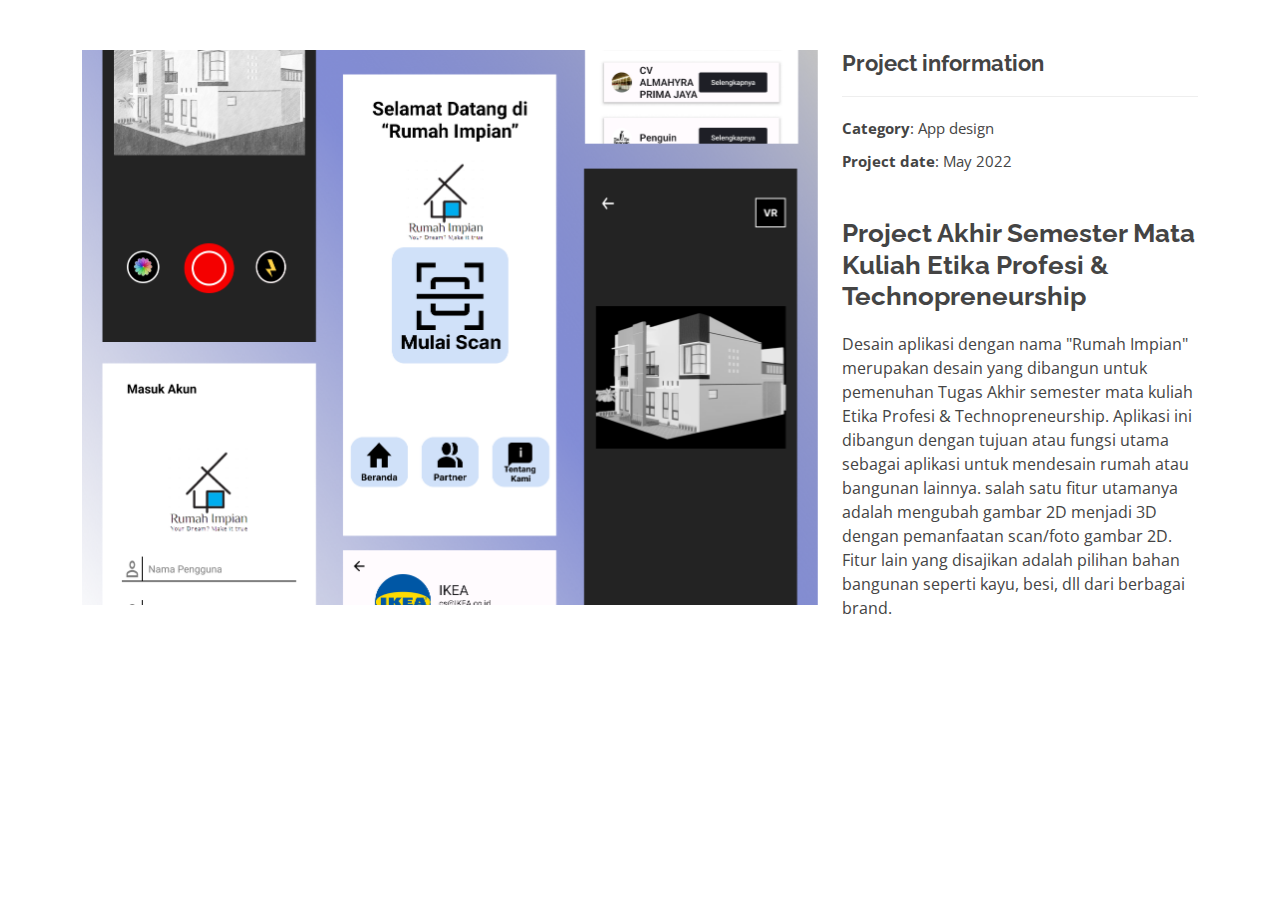
<file: portfolio-detailsapp3.html>
<!DOCTYPE html>
<html lang="en">
  <head>
    <meta charset="utf-8" />
    <meta content="width=device-width, initial-scale=1.0" name="viewport" />

    <title>Project Details - Portofolio Refli</title>
    <meta content="" name="description" />
    <meta content="" name="keywords" />

    <!-- Favicons -->
    <link href="assets/img/logo.png" rel="icon" />
    <link href="assets/img/logo.png" rel="apple-touch-icon" />

    <!-- Google Fonts -->
    <link href="https://fonts.googleapis.com/css?family=Open+Sans:300,300i,400,400i,600,600i,700,700i|Raleway:300,300i,400,400i,500,500i,600,600i,700,700i|Poppins:300,300i,400,400i,500,500i,600,600i,700,700i" rel="stylesheet" />

    <!-- Vendor CSS Files -->
    <link href="assets/vendor/aos/aos.css" rel="stylesheet" />
    <link href="assets/vendor/bootstrap/css/bootstrap.min.css" rel="stylesheet" />
    <link href="assets/vendor/bootstrap-icons/bootstrap-icons.css" rel="stylesheet" />
    <link href="assets/vendor/boxicons/css/boxicons.min.css" rel="stylesheet" />
    <link href="assets/vendor/glightbox/css/glightbox.min.css" rel="stylesheet" />
    <link href="assets/vendor/swiper/swiper-bundle.min.css" rel="stylesheet" />

    <!-- Template Main CSS File -->
    <link href="assets/css/style.css" rel="stylesheet" />

    <!-- =======================================================
  * Template Name: Kelly
  * Updated: Jul 27 2023 with Bootstrap v5.3.1
  * Template URL: https://bootstrapmade.com/kelly-free-bootstrap-cv-resume-html-template/
  * Author: BootstrapMade.com
  * License: https://bootstrapmade.com/license/
  ======================================================== -->
  </head>

  <body>
    <main id="main">
      <!-- ======= Portfolio Details Section ======= -->
      <section id="portfolio-detailsapp3" class="portfolio-detailsapp3">
        <div class="container">
          <div class="row gy-4">
            <div class="col-lg-8">
              <div class="portfolio-details-slider swiper">
                <div class="swiper-wrapper align-items-center">
                  <div class="swiper-slide">
                    <img src="assets/image/app3.png" alt="" />
                  </div>

                  <!--<div class="swiper-slide">
                    <img src="assets/img/portfolio/portfolio-2.jpg" alt="" />
                  </div>

                  <div class="swiper-slide">
                    <img src="assets/img/portfolio/portfolio-3.jpg" alt="" />
                  </div>-->
                </div>
                <!--<div class="swiper-pagination"></div>-->
              </div>
            </div>

            <div class="col-lg-4">
              <div class="portfolio-info">
                <h3>Project information</h3>
                <ul>
                  <li><strong>Category</strong>: App design</li>
                  <!--<li><strong>Client</strong>: ASU Company</li>-->
                  <li><strong>Project date</strong>: May 2022</li>
                  <!--<li><strong>Project URL</strong>: <a href="#">www.example.com</a></li>-->
                </ul>
              </div>
              <div class="portfolio-description">
                <h2>Project Akhir Semester Mata Kuliah Etika Profesi & Technopreneurship</h2>
                <p>
                  Desain aplikasi dengan nama "Rumah Impian" merupakan desain yang dibangun untuk pemenuhan Tugas Akhir semester mata kuliah Etika Profesi & Technopreneurship. Aplikasi ini dibangun dengan tujuan atau fungsi utama sebagai
                  aplikasi untuk mendesain rumah atau bangunan lainnya. salah satu fitur utamanya adalah mengubah gambar 2D menjadi 3D dengan pemanfaatan scan/foto gambar 2D. Fitur lain yang disajikan adalah pilihan bahan bangunan seperti
                  kayu, besi, dll dari berbagai brand.
                </p>
              </div>
            </div>
          </div>
        </div>
      </section>
      <!-- End Portfolio Details Section -->
    </main>
    <!-- End #main -->

    <div id="preloader"></div>
    <a href="#" class="back-to-top d-flex align-items-center justify-content-center"><i class="bi bi-arrow-up-short"></i></a>

    <!-- Vendor JS Files -->
    <script src="assets/vendor/purecounter/purecounter_vanilla.js"></script>
    <script src="assets/vendor/aos/aos.js"></script>
    <script src="assets/vendor/bootstrap/js/bootstrap.bundle.min.js"></script>
    <script src="assets/vendor/glightbox/js/glightbox.min.js"></script>
    <script src="assets/vendor/isotope-layout/isotope.pkgd.min.js"></script>
    <script src="assets/vendor/swiper/swiper-bundle.min.js"></script>
    <script src="assets/vendor/waypoints/noframework.waypoints.js"></script>
    <script src="assets/vendor/php-email-form/validate.js"></script>

    <!-- Template Main JS File -->
    <script src="assets/js/main.js"></script>
  </body>
</html>
</file>
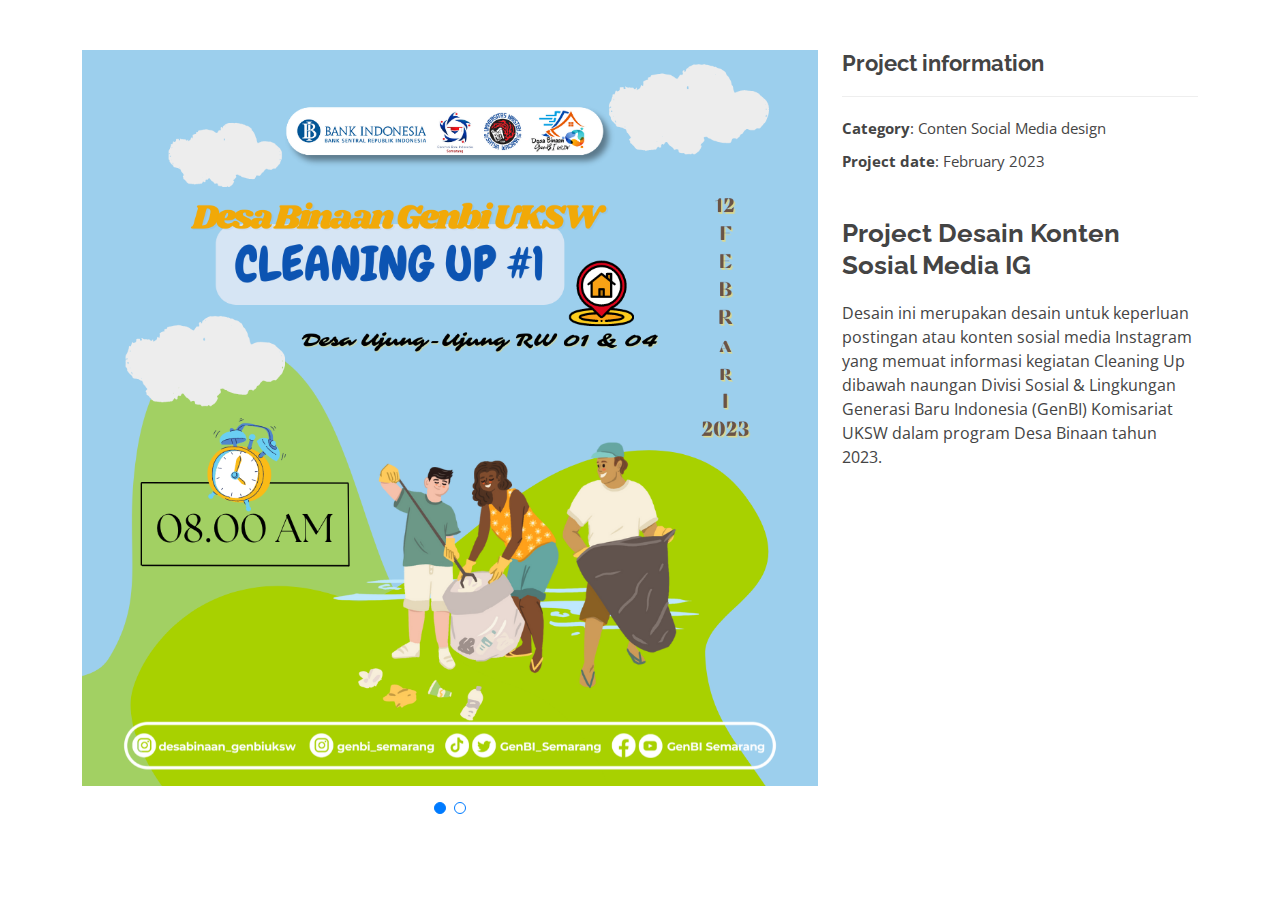
<file: portfolio-detailso1.html>
<!DOCTYPE html>
<html lang="en">
  <head>
    <meta charset="utf-8" />
    <meta content="width=device-width, initial-scale=1.0" name="viewport" />

    <title>Project Details - Portofolio Refli</title>
    <meta content="" name="description" />
    <meta content="" name="keywords" />

    <!-- Favicons -->
    <link href="assets/img/logo.png" rel="icon" />
    <link href="assets/img/logo.png" rel="apple-touch-icon" />

    <!-- Google Fonts -->
    <link href="https://fonts.googleapis.com/css?family=Open+Sans:300,300i,400,400i,600,600i,700,700i|Raleway:300,300i,400,400i,500,500i,600,600i,700,700i|Poppins:300,300i,400,400i,500,500i,600,600i,700,700i" rel="stylesheet" />

    <!-- Vendor CSS Files -->
    <link href="assets/vendor/aos/aos.css" rel="stylesheet" />
    <link href="assets/vendor/bootstrap/css/bootstrap.min.css" rel="stylesheet" />
    <link href="assets/vendor/bootstrap-icons/bootstrap-icons.css" rel="stylesheet" />
    <link href="assets/vendor/boxicons/css/boxicons.min.css" rel="stylesheet" />
    <link href="assets/vendor/glightbox/css/glightbox.min.css" rel="stylesheet" />
    <link href="assets/vendor/swiper/swiper-bundle.min.css" rel="stylesheet" />

    <!-- Template Main CSS File -->
    <link href="assets/css/style.css" rel="stylesheet" />

    <!-- =======================================================
  * Template Name: Kelly
  * Updated: Jul 27 2023 with Bootstrap v5.3.1
  * Template URL: https://bootstrapmade.com/kelly-free-bootstrap-cv-resume-html-template/
  * Author: BootstrapMade.com
  * License: https://bootstrapmade.com/license/
  ======================================================== -->
  </head>

  <body>
    <main id="main">
      <!-- ======= Portfolio Details Section ======= -->
      <section id="portfolio-detailso1" class="portfolio-detailso1">
        <div class="container">
          <div class="row gy-4">
            <div class="col-lg-8">
              <div class="portfolio-details-slider swiper">
                <div class="swiper-wrapper align-items-center">
                  <div class="swiper-slide">
                    <img src="assets/image/other1.png" alt="" />
                  </div>

                  <div class="swiper-slide">
                    <img src="assets/image/other2.png" alt="" />
                  </div>

                  <!--<div class="swiper-slide">
                    <img src="assets/img/portfolio/portfolio-3.jpg" alt="" />
                  </div>-->
                </div>
                <div class="swiper-pagination"></div>
              </div>
            </div>

            <div class="col-lg-4">
              <div class="portfolio-info">
                <h3>Project information</h3>
                <ul>
                  <li><strong>Category</strong>: Conten Social Media design</li>
                  <!--<li><strong>Client</strong>: ASU Company</li>-->
                  <li><strong>Project date</strong>: February 2023</li>
                  <!--<li><strong>Project URL</strong>: <a href="#">www.example.com</a></li>-->
                </ul>
              </div>
              <div class="portfolio-description">
                <h2>Project Desain Konten Sosial Media IG</h2>
                <p>
                  Desain ini merupakan desain untuk keperluan postingan atau konten sosial media Instagram yang memuat informasi kegiatan Cleaning Up dibawah naungan Divisi Sosial & Lingkungan Generasi Baru Indonesia (GenBI) Komisariat UKSW
                  dalam program Desa Binaan tahun 2023.
                </p>
              </div>
            </div>
          </div>
        </div>
      </section>
      <!-- End Portfolio Details Section -->
    </main>
    <!-- End #main -->

    <div id="preloader"></div>
    <a href="#" class="back-to-top d-flex align-items-center justify-content-center"><i class="bi bi-arrow-up-short"></i></a>

    <!-- Vendor JS Files -->
    <script src="assets/vendor/purecounter/purecounter_vanilla.js"></script>
    <script src="assets/vendor/aos/aos.js"></script>
    <script src="assets/vendor/bootstrap/js/bootstrap.bundle.min.js"></script>
    <script src="assets/vendor/glightbox/js/glightbox.min.js"></script>
    <script src="assets/vendor/isotope-layout/isotope.pkgd.min.js"></script>
    <script src="assets/vendor/swiper/swiper-bundle.min.js"></script>
    <script src="assets/vendor/waypoints/noframework.waypoints.js"></script>
    <script src="assets/vendor/php-email-form/validate.js"></script>

    <!-- Template Main JS File -->
    <script src="assets/js/main.js"></script>
  </body>
</html>
</file>
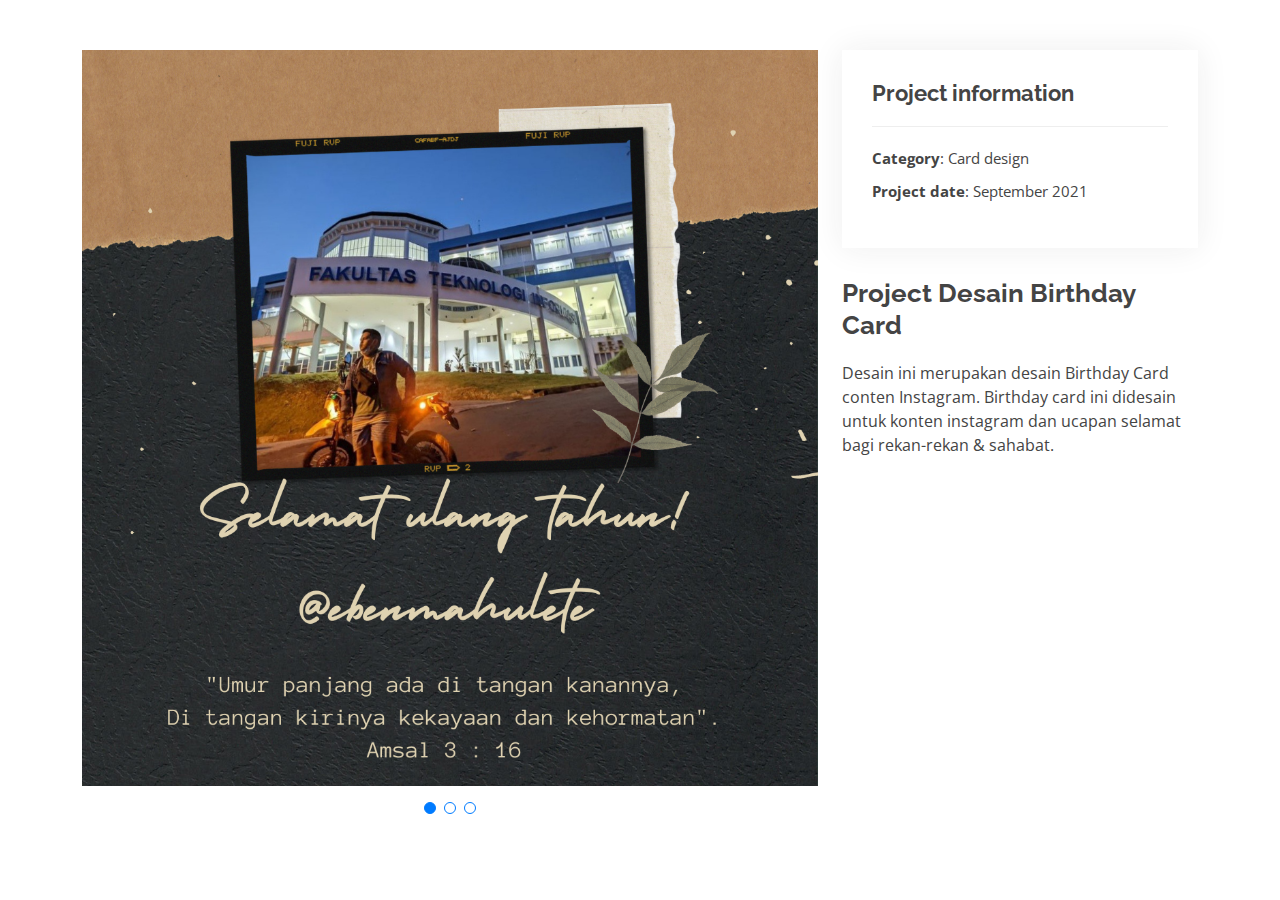
<file: portfolio-detailso2.html>
<!DOCTYPE html>
<html lang="en">
  <head>
    <meta charset="utf-8" />
    <meta content="width=device-width, initial-scale=1.0" name="viewport" />

    <title>Project Details - Portofolio Refli</title>
    <meta content="" name="description" />
    <meta content="" name="keywords" />

    <!-- Favicons -->
    <link href="assets/img/logo.png" rel="icon" />
    <link href="assets/img/logo.png" rel="apple-touch-icon" />

    <!-- Google Fonts -->
    <link href="https://fonts.googleapis.com/css?family=Open+Sans:300,300i,400,400i,600,600i,700,700i|Raleway:300,300i,400,400i,500,500i,600,600i,700,700i|Poppins:300,300i,400,400i,500,500i,600,600i,700,700i" rel="stylesheet" />

    <!-- Vendor CSS Files -->
    <link href="assets/vendor/aos/aos.css" rel="stylesheet" />
    <link href="assets/vendor/bootstrap/css/bootstrap.min.css" rel="stylesheet" />
    <link href="assets/vendor/bootstrap-icons/bootstrap-icons.css" rel="stylesheet" />
    <link href="assets/vendor/boxicons/css/boxicons.min.css" rel="stylesheet" />
    <link href="assets/vendor/glightbox/css/glightbox.min.css" rel="stylesheet" />
    <link href="assets/vendor/swiper/swiper-bundle.min.css" rel="stylesheet" />

    <!-- Template Main CSS File -->
    <link href="assets/css/style.css" rel="stylesheet" />

    <!-- =======================================================
  * Template Name: Kelly
  * Updated: Jul 27 2023 with Bootstrap v5.3.1
  * Template URL: https://bootstrapmade.com/kelly-free-bootstrap-cv-resume-html-template/
  * Author: BootstrapMade.com
  * License: https://bootstrapmade.com/license/
  ======================================================== -->
  </head>

  <body>
    <main id="main">
      <!-- ======= Portfolio Details Section ======= -->
      <section id="portfolio-detailso2" class="portfolio-detailso2">
        <div class="container">
          <div class="row gy-4">
            <div class="col-lg-8">
              <div class="portfolio-details-slider swiper">
                <div class="swiper-wrapper align-items-center">
                  <div class="swiper-slide">
                    <img src="assets/image/other2b.png" alt="" />
                  </div>

                  <div class="swiper-slide">
                    <img src="assets/image/other2c.png" alt="" />
                  </div>

                  <div class="swiper-slide">
                    <img src="assets/image/other2d.png" alt="" />
                  </div>
                </div>
                <div class="swiper-pagination"></div>
              </div>
            </div>

            <div class="col-lg-4">
              <div class="portfolio-info">
                <h3>Project information</h3>
                <ul>
                  <li><strong>Category</strong>: Card design</li>
                  <!--<li><strong>Client</strong>: ASU Company</li>-->
                  <li><strong>Project date</strong>: September 2021</li>
                  <!--<li><strong>Project URL</strong>: <a href="#">www.example.com</a></li>-->
                </ul>
              </div>
              <div class="portfolio-description">
                <h2>Project Desain Birthday Card</h2>
                <p>Desain ini merupakan desain Birthday Card conten Instagram. Birthday card ini didesain untuk konten instagram dan ucapan selamat bagi rekan-rekan & sahabat.</p>
              </div>
            </div>
          </div>
        </div>
      </section>
      <!-- End Portfolio Details Section -->
    </main>
    <!-- End #main -->

    <div id="preloader"></div>
    <a href="#" class="back-to-top d-flex align-items-center justify-content-center"><i class="bi bi-arrow-up-short"></i></a>

    <!-- Vendor JS Files -->
    <script src="assets/vendor/purecounter/purecounter_vanilla.js"></script>
    <script src="assets/vendor/aos/aos.js"></script>
    <script src="assets/vendor/bootstrap/js/bootstrap.bundle.min.js"></script>
    <script src="assets/vendor/glightbox/js/glightbox.min.js"></script>
    <script src="assets/vendor/isotope-layout/isotope.pkgd.min.js"></script>
    <script src="assets/vendor/swiper/swiper-bundle.min.js"></script>
    <script src="assets/vendor/waypoints/noframework.waypoints.js"></script>
    <script src="assets/vendor/php-email-form/validate.js"></script>

    <!-- Template Main JS File -->
    <script src="assets/js/main.js"></script>
  </body>
</html>
</file>
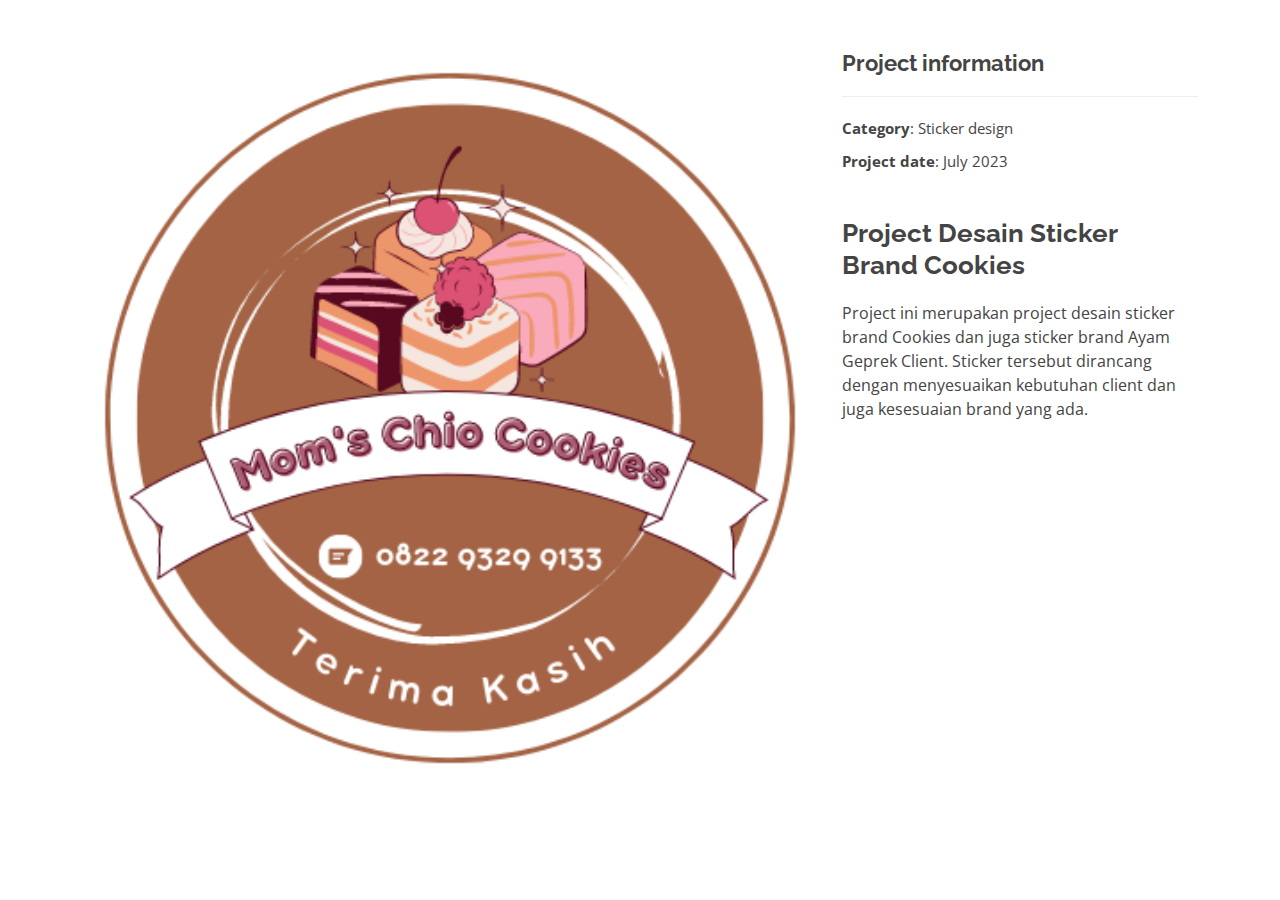
<file: portfolio-detailso3.html>
<!DOCTYPE html>
<html lang="en">
  <head>
    <meta charset="utf-8" />
    <meta content="width=device-width, initial-scale=1.0" name="viewport" />

    <title>Project Details - Portofolio Refli</title>
    <meta content="" name="description" />
    <meta content="" name="keywords" />

    <!-- Favicons -->
    <link href="assets/img/logo.png" rel="icon" />
    <link href="assets/img/logo.png" rel="apple-touch-icon" />

    <!-- Google Fonts -->
    <link href="https://fonts.googleapis.com/css?family=Open+Sans:300,300i,400,400i,600,600i,700,700i|Raleway:300,300i,400,400i,500,500i,600,600i,700,700i|Poppins:300,300i,400,400i,500,500i,600,600i,700,700i" rel="stylesheet" />

    <!-- Vendor CSS Files -->
    <link href="assets/vendor/aos/aos.css" rel="stylesheet" />
    <link href="assets/vendor/bootstrap/css/bootstrap.min.css" rel="stylesheet" />
    <link href="assets/vendor/bootstrap-icons/bootstrap-icons.css" rel="stylesheet" />
    <link href="assets/vendor/boxicons/css/boxicons.min.css" rel="stylesheet" />
    <link href="assets/vendor/glightbox/css/glightbox.min.css" rel="stylesheet" />
    <link href="assets/vendor/swiper/swiper-bundle.min.css" rel="stylesheet" />

    <!-- Template Main CSS File -->
    <link href="assets/css/style.css" rel="stylesheet" />

    <!-- =======================================================
  * Template Name: Kelly
  * Updated: Jul 27 2023 with Bootstrap v5.3.1
  * Template URL: https://bootstrapmade.com/kelly-free-bootstrap-cv-resume-html-template/
  * Author: BootstrapMade.com
  * License: https://bootstrapmade.com/license/
  ======================================================== -->
  </head>

  <body>
    <main id="main">
      <!-- ======= Portfolio Details Section ======= -->
      <section id="portfolio-detailso3" class="portfolio-detailso3">
        <div class="container">
          <div class="row gy-4">
            <div class="col-lg-8">
              <div class="portfolio-details-slider swiper">
                <div class="swiper-wrapper align-items-center">
                  <div class="swiper-slide">
                    <img src="assets/image/other1b.png" alt="" />
                  </div>

                  <div class="swiper-slide">
                    <img src="assets/image/other1a.png" alt="" />
                  </div>

                  <!--<div class="swiper-slide">
                    <img src="assets/img/portfolio/portfolio-3.jpg" alt="" />
                  </div>-->
                </div>
                <!--<div class="swiper-pagination"></div>-->
              </div>
            </div>

            <div class="col-lg-4">
              <div class="portfolio-info">
                <h3>Project information</h3>
                <ul>
                  <li><strong>Category</strong>: Sticker design</li>
                  <!--<li><strong>Client</strong>: ASU Company</li>-->
                  <li><strong>Project date</strong>: July 2023</li>
                  <!--<li><strong>Project URL</strong>: <a href="#">www.example.com</a></li>-->
                </ul>
              </div>
              <div class="portfolio-description">
                <h2>Project Desain Sticker Brand Cookies</h2>
                <p>Project ini merupakan project desain sticker brand Cookies dan juga sticker brand Ayam Geprek Client. Sticker tersebut dirancang dengan menyesuaikan kebutuhan client dan juga kesesuaian brand yang ada.</p>
              </div>
            </div>
          </div>
        </div>
      </section>
      <!-- End Portfolio Details Section -->
    </main>
    <!-- End #main -->

    <div id="preloader"></div>
    <a href="#" class="back-to-top d-flex align-items-center justify-content-center"><i class="bi bi-arrow-up-short"></i></a>

    <!-- Vendor JS Files -->
    <script src="assets/vendor/purecounter/purecounter_vanilla.js"></script>
    <script src="assets/vendor/aos/aos.js"></script>
    <script src="assets/vendor/bootstrap/js/bootstrap.bundle.min.js"></script>
    <script src="assets/vendor/glightbox/js/glightbox.min.js"></script>
    <script src="assets/vendor/isotope-layout/isotope.pkgd.min.js"></script>
    <script src="assets/vendor/swiper/swiper-bundle.min.js"></script>
    <script src="assets/vendor/waypoints/noframework.waypoints.js"></script>
    <script src="assets/vendor/php-email-form/validate.js"></script>

    <!-- Template Main JS File -->
    <script src="assets/js/main.js"></script>
  </body>
</html>
</file>
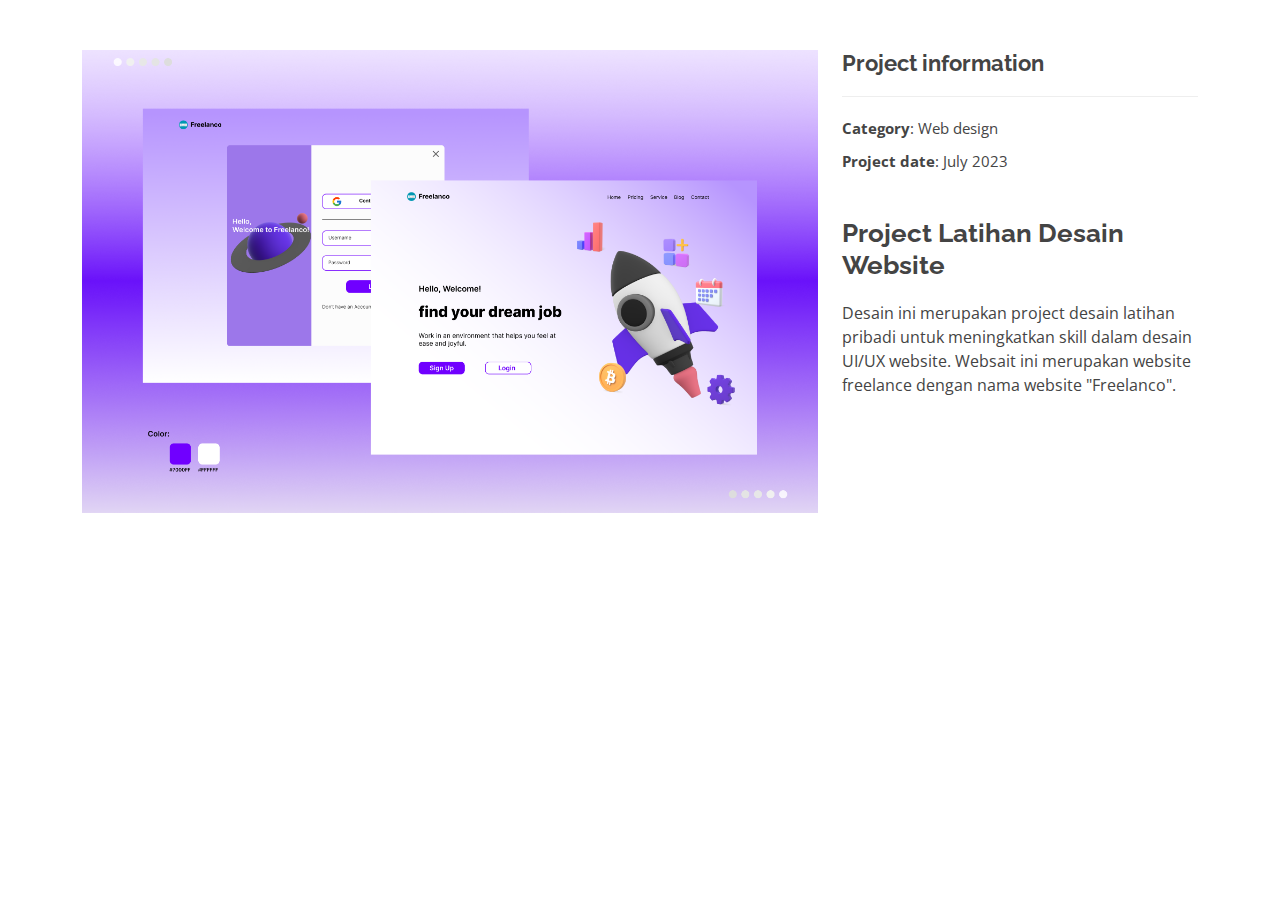
<file: portfolio-detailsweb1.html>
<!DOCTYPE html>
<html lang="en">
  <head>
    <meta charset="utf-8" />
    <meta content="width=device-width, initial-scale=1.0" name="viewport" />

    <title>Project Details - Portofolio Refli</title>
    <meta content="" name="description" />
    <meta content="" name="keywords" />

    <!-- Favicons -->
    <link href="assets/img/logo.png" rel="icon" />
    <link href="assets/img/logo.png" rel="apple-touch-icon" />

    <!-- Google Fonts -->
    <link href="https://fonts.googleapis.com/css?family=Open+Sans:300,300i,400,400i,600,600i,700,700i|Raleway:300,300i,400,400i,500,500i,600,600i,700,700i|Poppins:300,300i,400,400i,500,500i,600,600i,700,700i" rel="stylesheet" />

    <!-- Vendor CSS Files -->
    <link href="assets/vendor/aos/aos.css" rel="stylesheet" />
    <link href="assets/vendor/bootstrap/css/bootstrap.min.css" rel="stylesheet" />
    <link href="assets/vendor/bootstrap-icons/bootstrap-icons.css" rel="stylesheet" />
    <link href="assets/vendor/boxicons/css/boxicons.min.css" rel="stylesheet" />
    <link href="assets/vendor/glightbox/css/glightbox.min.css" rel="stylesheet" />
    <link href="assets/vendor/swiper/swiper-bundle.min.css" rel="stylesheet" />

    <!-- Template Main CSS File -->
    <link href="assets/css/style.css" rel="stylesheet" />

    <!-- =======================================================
  * Template Name: Kelly
  * Updated: Jul 27 2023 with Bootstrap v5.3.1
  * Template URL: https://bootstrapmade.com/kelly-free-bootstrap-cv-resume-html-template/
  * Author: BootstrapMade.com
  * License: https://bootstrapmade.com/license/
  ======================================================== -->
  </head>

  <body>
    <main id="main">
      <!-- ======= Portfolio Details Section ======= -->
      <section id="portfolio-detailsweb1" class="portfolio-detailsweb1">
        <div class="container">
          <div class="row gy-4">
            <div class="col-lg-8">
              <div class="portfolio-details-slider swiper">
                <div class="swiper-wrapper align-items-center">
                  <div class="swiper-slide">
                    <img src="assets/image/web1.png" alt="" />
                  </div>

                  <!--<div class="swiper-slide">
                    <img src="assets/img/portfolio/portfolio-2.jpg" alt="" />
                  </div>

                  <div class="swiper-slide">
                    <img src="assets/img/portfolio/portfolio-3.jpg" alt="" />
                  </div>-->
                </div>
                <!--<div class="swiper-pagination"></div>-->
              </div>
            </div>

            <div class="col-lg-4">
              <div class="portfolio-info">
                <h3>Project information</h3>
                <ul>
                  <li><strong>Category</strong>: Web design</li>
                  <!--<li><strong>Client</strong>: ASU Company</li>-->
                  <li><strong>Project date</strong>: July 2023</li>
                  <!--<li><strong>Project URL</strong>: <a href="#">www.example.com</a></li>-->
                </ul>
              </div>
              <div class="portfolio-description">
                <h2>Project Latihan Desain Website</h2>
                <p>Desain ini merupakan project desain latihan pribadi untuk meningkatkan skill dalam desain UI/UX website. Websait ini merupakan website freelance dengan nama website "Freelanco".</p>
              </div>
            </div>
          </div>
        </div>
      </section>
      <!-- End Portfolio Details Section -->
    </main>
    <!-- End #main -->

    <div id="preloader"></div>
    <a href="#" class="back-to-top d-flex align-items-center justify-content-center"><i class="bi bi-arrow-up-short"></i></a>

    <!-- Vendor JS Files -->
    <script src="assets/vendor/purecounter/purecounter_vanilla.js"></script>
    <script src="assets/vendor/aos/aos.js"></script>
    <script src="assets/vendor/bootstrap/js/bootstrap.bundle.min.js"></script>
    <script src="assets/vendor/glightbox/js/glightbox.min.js"></script>
    <script src="assets/vendor/isotope-layout/isotope.pkgd.min.js"></script>
    <script src="assets/vendor/swiper/swiper-bundle.min.js"></script>
    <script src="assets/vendor/waypoints/noframework.waypoints.js"></script>
    <script src="assets/vendor/php-email-form/validate.js"></script>

    <!-- Template Main JS File -->
    <script src="assets/js/main.js"></script>
  </body>
</html>
</file>
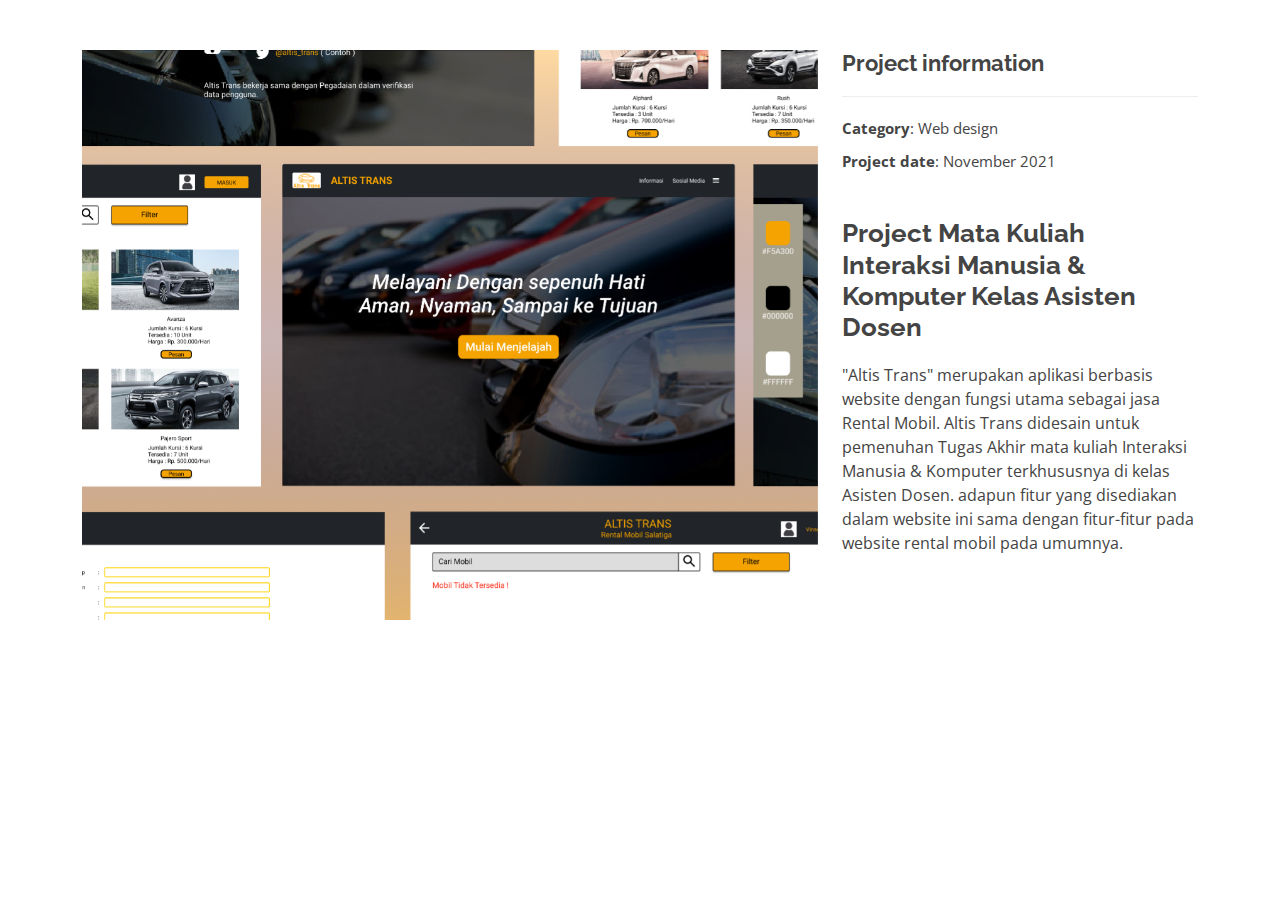
<file: portfolio-detailsweb2.html>
<!DOCTYPE html>
<html lang="en">
  <head>
    <meta charset="utf-8" />
    <meta content="width=device-width, initial-scale=1.0" name="viewport" />

    <title>Project Details - Portofolio Refli</title>
    <meta content="" name="description" />
    <meta content="" name="keywords" />

    <!-- Favicons -->
    <link href="assets/img/logo.png" rel="icon" />
    <link href="assets/img/logo.png" rel="apple-touch-icon" />

    <!-- Google Fonts -->
    <link href="https://fonts.googleapis.com/css?family=Open+Sans:300,300i,400,400i,600,600i,700,700i|Raleway:300,300i,400,400i,500,500i,600,600i,700,700i|Poppins:300,300i,400,400i,500,500i,600,600i,700,700i" rel="stylesheet" />

    <!-- Vendor CSS Files -->
    <link href="assets/vendor/aos/aos.css" rel="stylesheet" />
    <link href="assets/vendor/bootstrap/css/bootstrap.min.css" rel="stylesheet" />
    <link href="assets/vendor/bootstrap-icons/bootstrap-icons.css" rel="stylesheet" />
    <link href="assets/vendor/boxicons/css/boxicons.min.css" rel="stylesheet" />
    <link href="assets/vendor/glightbox/css/glightbox.min.css" rel="stylesheet" />
    <link href="assets/vendor/swiper/swiper-bundle.min.css" rel="stylesheet" />

    <!-- Template Main CSS File -->
    <link href="assets/css/style.css" rel="stylesheet" />

    <!-- =======================================================
  * Template Name: Kelly
  * Updated: Jul 27 2023 with Bootstrap v5.3.1
  * Template URL: https://bootstrapmade.com/kelly-free-bootstrap-cv-resume-html-template/
  * Author: BootstrapMade.com
  * License: https://bootstrapmade.com/license/
  ======================================================== -->
  </head>

  <body>
    <main id="main">
      <!-- ======= Portfolio Details Section ======= -->
      <section id="portfolio-detailsweb2" class="portfolio-detailsweb2">
        <div class="container">
          <div class="row gy-4">
            <div class="col-lg-8">
              <div class="portfolio-details-slider swiper">
                <div class="swiper-wrapper align-items-center">
                  <div class="swiper-slide">
                    <img src="assets/image/web2.png" alt="" />
                  </div>

                  <!--<div class="swiper-slide">
                    <img src="assets/img/portfolio/portfolio-2.jpg" alt="" />
                  </div>

                  <div class="swiper-slide">
                    <img src="assets/img/portfolio/portfolio-3.jpg" alt="" />
                  </div>-->
                </div>
                <!--<div class="swiper-pagination"></div>-->
              </div>
            </div>

            <div class="col-lg-4">
              <div class="portfolio-info">
                <h3>Project information</h3>
                <ul>
                  <li><strong>Category</strong>: Web design</li>
                  <!--<li><strong>Client</strong>: ASU Company</li>-->
                  <li><strong>Project date</strong>: November 2021</li>
                  <!--<li><strong>Project URL</strong>: <a href="#">www.example.com</a></li>-->
                </ul>
              </div>
              <div class="portfolio-description">
                <h2>Project Mata Kuliah Interaksi Manusia & Komputer Kelas Asisten Dosen</h2>
                <p>
                  "Altis Trans" merupakan aplikasi berbasis website dengan fungsi utama sebagai jasa Rental Mobil. Altis Trans didesain untuk pemenuhan Tugas Akhir mata kuliah Interaksi Manusia & Komputer terkhususnya di kelas Asisten
                  Dosen. adapun fitur yang disediakan dalam website ini sama dengan fitur-fitur pada website rental mobil pada umumnya.
                </p>
              </div>
            </div>
          </div>
        </div>
      </section>
      <!-- End Portfolio Details Section -->
    </main>
    <!-- End #main -->

    <div id="preloader"></div>
    <a href="#" class="back-to-top d-flex align-items-center justify-content-center"><i class="bi bi-arrow-up-short"></i></a>

    <!-- Vendor JS Files -->
    <script src="assets/vendor/purecounter/purecounter_vanilla.js"></script>
    <script src="assets/vendor/aos/aos.js"></script>
    <script src="assets/vendor/bootstrap/js/bootstrap.bundle.min.js"></script>
    <script src="assets/vendor/glightbox/js/glightbox.min.js"></script>
    <script src="assets/vendor/isotope-layout/isotope.pkgd.min.js"></script>
    <script src="assets/vendor/swiper/swiper-bundle.min.js"></script>
    <script src="assets/vendor/waypoints/noframework.waypoints.js"></script>
    <script src="assets/vendor/php-email-form/validate.js"></script>

    <!-- Template Main JS File -->
    <script src="assets/js/main.js"></script>
  </body>
</html>
</file>
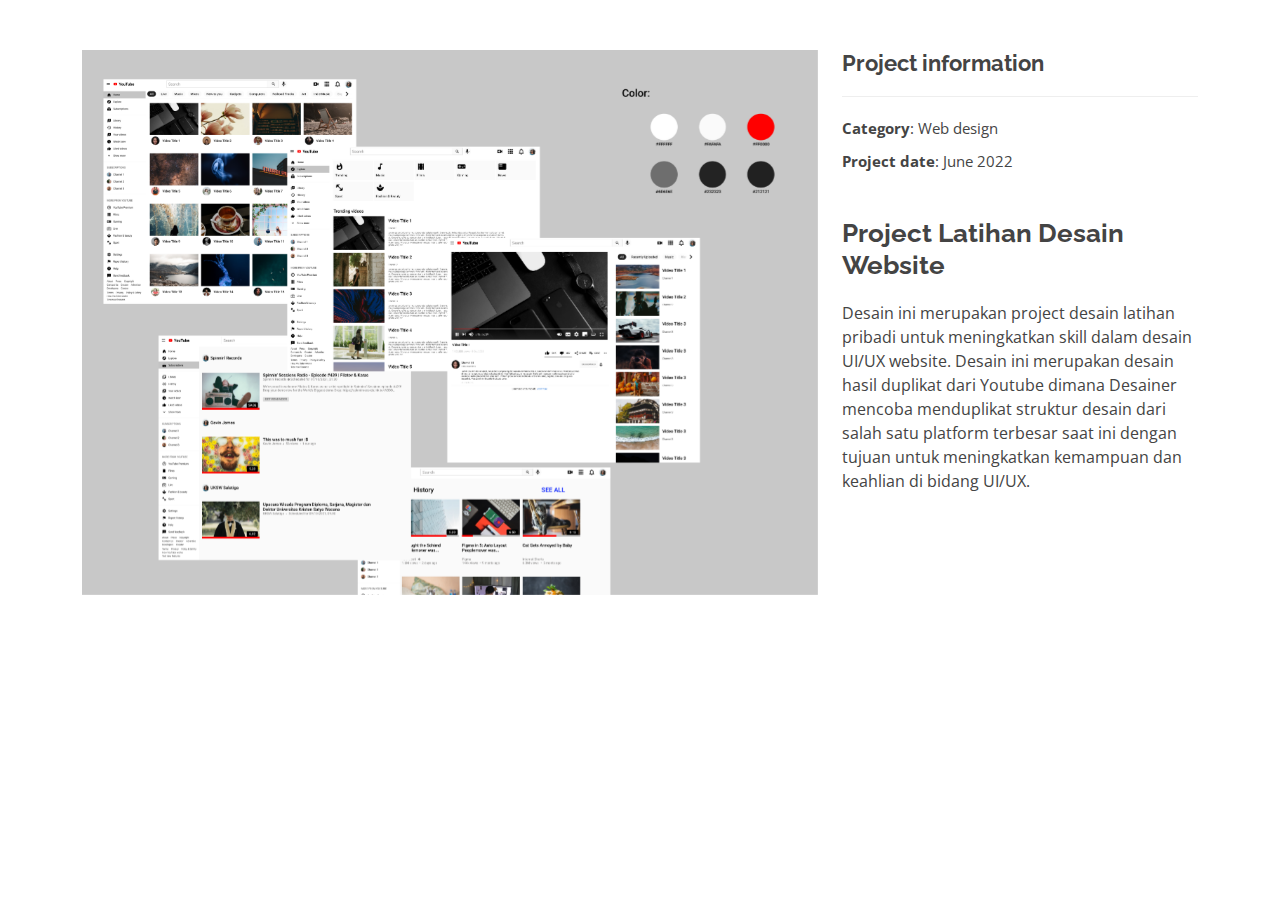
<file: portfolio-detailsweb3.html>
<!DOCTYPE html>
<html lang="en">
  <head>
    <meta charset="utf-8" />
    <meta content="width=device-width, initial-scale=1.0" name="viewport" />

    <title>Project Details - Portofolio Refli</title>
    <meta content="" name="description" />
    <meta content="" name="keywords" />

    <!-- Favicons -->
    <link href="assets/img/logo.png" rel="icon" />
    <link href="assets/img/logo.png" rel="apple-touch-icon" />

    <!-- Google Fonts -->
    <link href="https://fonts.googleapis.com/css?family=Open+Sans:300,300i,400,400i,600,600i,700,700i|Raleway:300,300i,400,400i,500,500i,600,600i,700,700i|Poppins:300,300i,400,400i,500,500i,600,600i,700,700i" rel="stylesheet" />

    <!-- Vendor CSS Files -->
    <link href="assets/vendor/aos/aos.css" rel="stylesheet" />
    <link href="assets/vendor/bootstrap/css/bootstrap.min.css" rel="stylesheet" />
    <link href="assets/vendor/bootstrap-icons/bootstrap-icons.css" rel="stylesheet" />
    <link href="assets/vendor/boxicons/css/boxicons.min.css" rel="stylesheet" />
    <link href="assets/vendor/glightbox/css/glightbox.min.css" rel="stylesheet" />
    <link href="assets/vendor/swiper/swiper-bundle.min.css" rel="stylesheet" />

    <!-- Template Main CSS File -->
    <link href="assets/css/style.css" rel="stylesheet" />

    <!-- =======================================================
  * Template Name: Kelly
  * Updated: Jul 27 2023 with Bootstrap v5.3.1
  * Template URL: https://bootstrapmade.com/kelly-free-bootstrap-cv-resume-html-template/
  * Author: BootstrapMade.com
  * License: https://bootstrapmade.com/license/
  ======================================================== -->
  </head>

  <body>
    <main id="main">
      <!-- ======= Portfolio Details Section ======= -->
      <section id="portfolio-detailsweb3" class="portfolio-detailsweb3">
        <div class="container">
          <div class="row gy-4">
            <div class="col-lg-8">
              <div class="portfolio-details-slider swiper">
                <div class="swiper-wrapper align-items-center">
                  <div class="swiper-slide">
                    <img src="assets/image/web3.png" alt="" />
                  </div>

                  <!--<div class="swiper-slide">
                    <img src="assets/img/portfolio/portfolio-2.jpg" alt="" />
                  </div>

                  <div class="swiper-slide">
                    <img src="assets/img/portfolio/portfolio-3.jpg" alt="" />
                  </div>-->
                </div>
                <!--<div class="swiper-pagination"></div>-->
              </div>
            </div>

            <div class="col-lg-4">
              <div class="portfolio-info">
                <h3>Project information</h3>
                <ul>
                  <li><strong>Category</strong>: Web design</li>
                  <!--<li><strong>Client</strong>: ASU Company</li>-->
                  <li><strong>Project date</strong>: June 2022</li>
                  <!--<li><strong>Project URL</strong>: <a href="#">www.example.com</a></li>-->
                </ul>
              </div>
              <div class="portfolio-description">
                <h2>Project Latihan Desain Website</h2>
                <p>
                  Desain ini merupakan project desain latihan pribadi untuk meningkatkan skill dalam desain UI/UX website. Desain ini merupakan desain hasil duplikat dari Youtube dimana Desainer mencoba menduplikat struktur desain dari
                  salah satu platform terbesar saat ini dengan tujuan untuk meningkatkan kemampuan dan keahlian di bidang UI/UX.
                </p>
              </div>
            </div>
          </div>
        </div>
      </section>
      <!-- End Portfolio Details Section -->
    </main>
    <!-- End #main -->

    <div id="preloader"></div>
    <a href="#" class="back-to-top d-flex align-items-center justify-content-center"><i class="bi bi-arrow-up-short"></i></a>

    <!-- Vendor JS Files -->
    <script src="assets/vendor/purecounter/purecounter_vanilla.js"></script>
    <script src="assets/vendor/aos/aos.js"></script>
    <script src="assets/vendor/bootstrap/js/bootstrap.bundle.min.js"></script>
    <script src="assets/vendor/glightbox/js/glightbox.min.js"></script>
    <script src="assets/vendor/isotope-layout/isotope.pkgd.min.js"></script>
    <script src="assets/vendor/swiper/swiper-bundle.min.js"></script>
    <script src="assets/vendor/waypoints/noframework.waypoints.js"></script>
    <script src="assets/vendor/php-email-form/validate.js"></script>

    <!-- Template Main JS File -->
    <script src="assets/js/main.js"></script>
  </body>
</html>
</file>
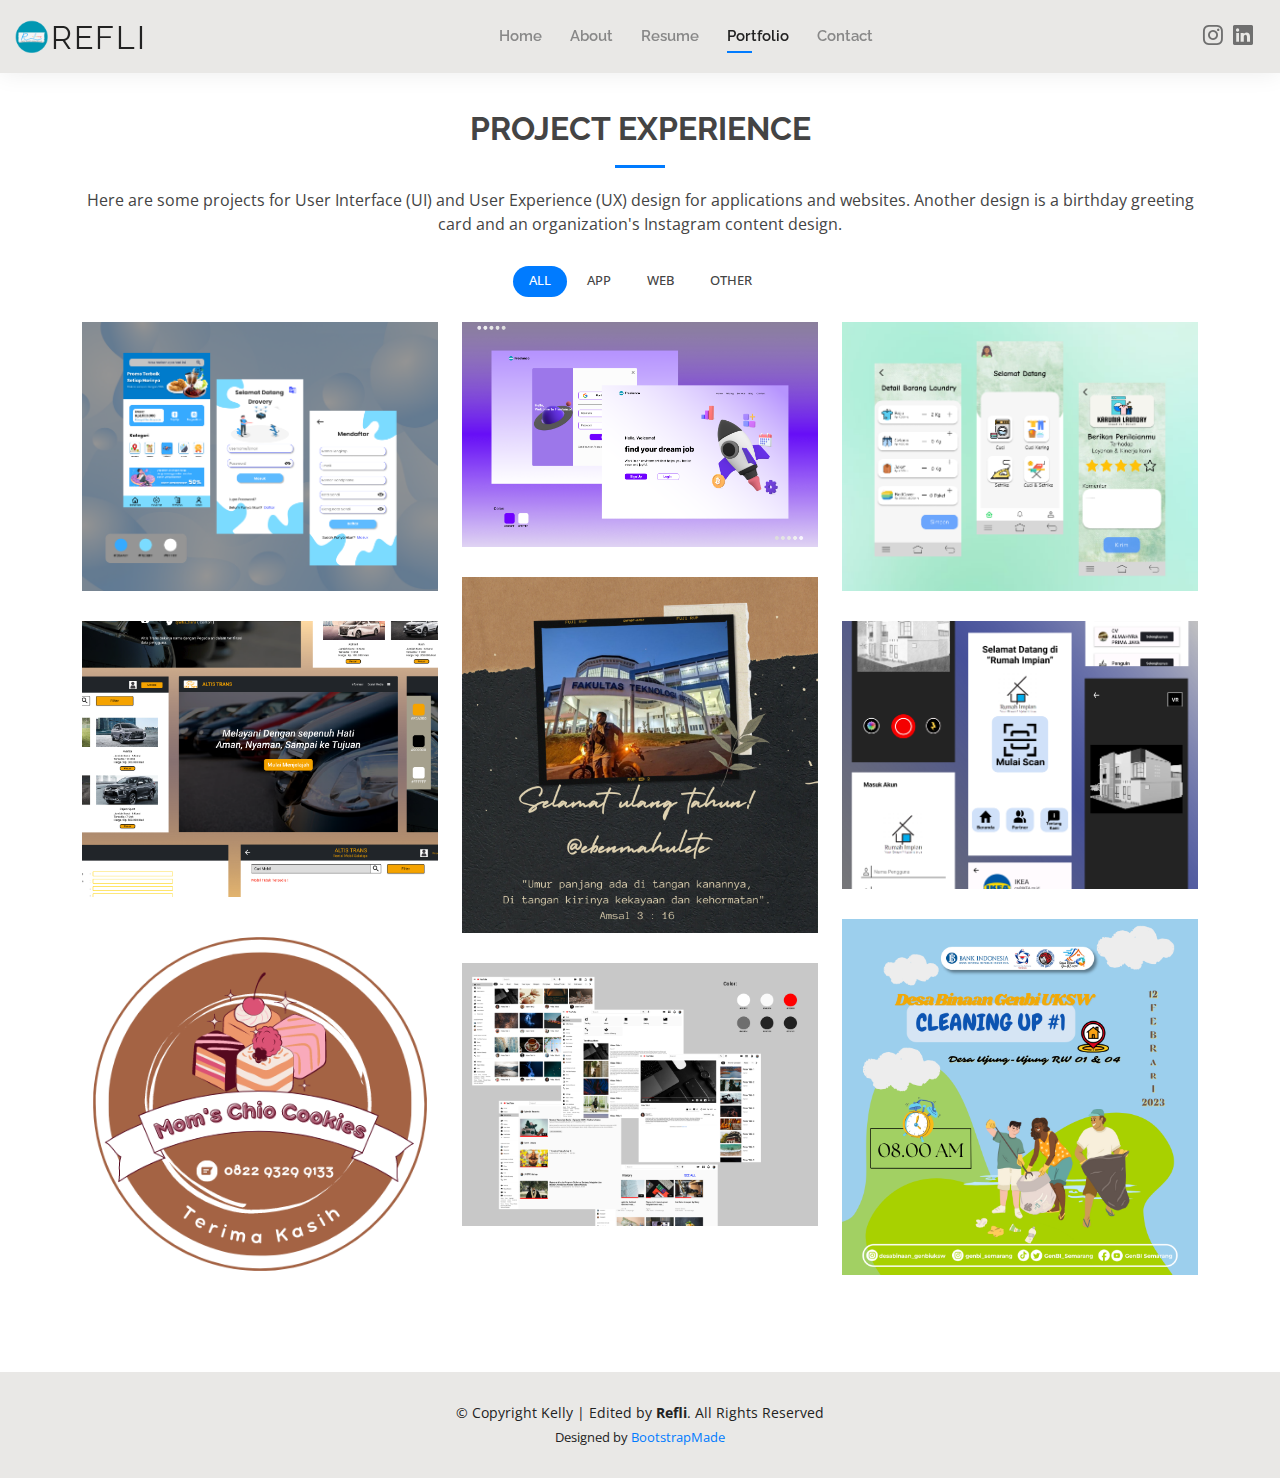
<file: portfolio.html>
<!DOCTYPE html>
<html lang="en">

<head>
  <meta charset="utf-8">
  <meta content="width=device-width, initial-scale=1.0" name="viewport">

  <title>Project Experience - Portofolio Refli</title>
  <meta content="" name="description">
  <meta content="" name="keywords">

  <!-- Favicons -->
  <link href="assets/img/logo.png" rel="icon">
  <link href="assets/img/logo.png" rel="apple-touch-icon">

  <!-- Google Fonts -->
  <link href="https://fonts.googleapis.com/css?family=Open+Sans:300,300i,400,400i,600,600i,700,700i|Raleway:300,300i,400,400i,500,500i,600,600i,700,700i|Poppins:300,300i,400,400i,500,500i,600,600i,700,700i" rel="stylesheet">

  <!-- Vendor CSS Files -->
  <link href="assets/vendor/aos/aos.css" rel="stylesheet">
  <link href="assets/vendor/bootstrap/css/bootstrap.min.css" rel="stylesheet">
  <link href="assets/vendor/bootstrap-icons/bootstrap-icons.css" rel="stylesheet">
  <link href="assets/vendor/boxicons/css/boxicons.min.css" rel="stylesheet">
  <link href="assets/vendor/glightbox/css/glightbox.min.css" rel="stylesheet">
  <link href="assets/vendor/swiper/swiper-bundle.min.css" rel="stylesheet">

  <!-- Template Main CSS File -->
  <link href="assets/css/style.css" rel="stylesheet">

  <!-- =======================================================
  * Template Name: Kelly
  * Updated: Jul 27 2023 with Bootstrap v5.3.1
  * Template URL: https://bootstrapmade.com/kelly-free-bootstrap-cv-resume-html-template/
  * Author: BootstrapMade.com
  * License: https://bootstrapmade.com/license/
  ======================================================== -->
</head>

<body>

  <!-- ======= Header ======= -->
  <header id="header" class="fixed-top">
    <div class="container-fluid d-flex justify-content-between align-items-center">

      <h1 class="logo me-auto me-lg-0"><a href="index.html"><img src="assets/img/logo.png" alt="" width="39" height="39" class="align-text-bottom">Refli</a></h1>
      <!-- Uncomment below if you prefer to use an image logo -->
      <!-- <a href="index.html" class="logo"><img src="assets/img/logo.png" alt="" class="img-fluid"></a>-->

      <nav id="navbar" class="navbar order-last order-lg-0">
        <ul>
          <li><a href="index.html">Home</a></li>
          <li><a href="about.html">About</a></li>
          <li><a href="resume.html">Resume</a></li>
          <!--<li><a href="services.html">Services</a></li>-->
          <li><a class="active" href="portfolio.html">Portfolio</a></li>
          <li><a href="contact.html">Contact</a></li>
        </ul>
        <i class="bi bi-list mobile-nav-toggle"></i>
      </nav><!-- .navbar -->

      <div class="header-social-links">
        <!--<a href="#" class="twitter"><i class="bi bi-twitter"></i></a>
        <a href="#" class="facebook"><i class="bi bi-facebook"></i></a>-->
        <a href="https://www.instagram.com/refly_sippan/" class="instagram"><i class="bi bi-instagram"></i></a>
        <a href="https://www.linkedin.com/in/refly-sippan/" class="linkedin"><i class="bi bi-linkedin"></i></i></a>
      </div>

    </div>

  </header><!-- End Header -->

  <main id="main">

    <!-- ======= Portfolio Section ======= -->
    <section id="portfolio" class="portfolio">
      <div class="container" data-aos="fade-up">

        <div class="section-title">
          <h2>Project Experience</h2>
          <p>Here are some projects for User Interface (UI) and User Experience (UX) design for applications and websites. Another design is a birthday greeting card and an organization's Instagram content design.</p>
        </div>

        <div class="row" data-aos="fade-up" data-aos-delay="100">
          <div class="col-lg-12 d-flex justify-content-center">
            <ul id="portfolio-flters">
              <li data-filter="*" class="filter-active">All</li>
              <li data-filter=".filter-app">App</li>
              <li data-filter=".filter-web">Web</li>
              <li data-filter=".filter-card">Other</li>
            </ul>
          </div>
        </div>

        <div class="row portfolio-container" data-aos="fade-up" data-aos-delay="200">

          <div class="col-lg-4 col-md-6 portfolio-item filter-app">
            <div class="portfolio-wrap">
              <img src="assets/image/app1.png" class="img-fluid" alt="">
              <div class="portfolio-info">
                <h4>Project App 1</h4>
                <p>Design Project IMK</p>
                <div class="portfolio-links">
                  <a href="assets/image/app1.png" data-gallery="portfolioGallery" class="portfolio-lightbox" title="Design Project IMK"><i class="bx bx-plus"></i></a>
                  <a href="portfolio-details.html" class="portfolio-details-lightbox" data-glightbox="type: external" title="Portfolio Details"><i class="bx bx-link"></i></a>
                </div>
              </div>
            </div>
          </div>

          <div class="col-lg-4 col-md-6 portfolio-item filter-web">
            <div class="portfolio-wrap">
              <img src="assets/image/web1.png" class="img-fluid" alt="">
              <div class="portfolio-info">
                <h4>Project Web 1</h4>
                <p>Design Project Web Freelance</p>
                <div class="portfolio-links">
                  <a href="assets/image/web1.png" data-gallery="portfolioGallery" class="portfolio-lightbox" title="Design Project Web Freelance"><i class="bx bx-plus"></i></a>
                  <a href="portfolio-detailsweb1.html" class="portfolio-details-lightbox" data-glightbox="type: external" title="Portfolio Details"><i class="bx bx-link"></i></a>
                </div>
              </div>
            </div>
          </div>

          <div class="col-lg-4 col-md-6 portfolio-item filter-app">
            <div class="portfolio-wrap">
              <img src="assets/image/app2.png" class="img-fluid" alt="">
              <div class="portfolio-info">
                <h4>Project App 2</h4>
                <p>Design Project RPL</p>
                <div class="portfolio-links">
                  <a href="assets/image/app2.png" data-gallery="portfolioGallery" class="portfolio-lightbox" title="Design Project RPL"><i class="bx bx-plus"></i></a>
                  <a href="portfolio-detailsapp2.html" class="portfolio-details-lightbox" data-glightbox="type: external" title="Portfolio Details"><i class="bx bx-link"></i></a>
                </div>
              </div>
            </div>
          </div>

          <div class="col-lg-4 col-md-6 portfolio-item filter-card">
            <div class="portfolio-wrap">
              <img src="assets/image/other2b.png" class="img-fluid" alt="">
              <div class="portfolio-info">
                <h4>Other Project 2</h4>
                <p>Design Birthday Card</p>
                <div class="portfolio-links">
                  <a href="assets/image/other2b.png" data-gallery="portfolioGallery" class="portfolio-lightbox" title="Design Birthday Card"><i class="bx bx-plus"></i></a>
                  <a href="portfolio-detailso2.html" class="portfolio-details-lightbox" data-glightbox="type: external" title="Portfolio Details"><i class="bx bx-link"></i></a>
                </div>
              </div>
            </div>
          </div>

          <div class="col-lg-4 col-md-6 portfolio-item filter-web">
            <div class="portfolio-wrap">
              <img src="assets/image/web2.png" class="img-fluid" alt="">
              <div class="portfolio-info">
                <h4>Project Web 2</h4>
                <p>Design Project Web IMK</p>
                <div class="portfolio-links">
                  <a href="assets/image/web2.png" data-gallery="portfolioGallery" class="portfolio-lightbox" title="Design Project Web IMK"><i class="bx bx-plus"></i></a>
                  <a href="portfolio-detailsweb2.html" class="portfolio-details-lightbox" data-glightbox="type: external" title="Portfolio Details"><i class="bx bx-link"></i></a>
                </div>
              </div>
            </div>
          </div>

          <div class="col-lg-4 col-md-6 portfolio-item filter-app">
            <div class="portfolio-wrap">
              <img src="assets/image/app3.png" class="img-fluid" alt="">
              <div class="portfolio-info">
                <h4>Project App 3</h4>
                <p>Design Project EPT</p>
                <div class="portfolio-links">
                  <a href="assets/image/app3.png" data-gallery="portfolioGallery" class="portfolio-lightbox" title="Design Project EPT"><i class="bx bx-plus"></i></a>
                  <a href="portfolio-detailsapp3.html" class="portfolio-details-lightbox" data-glightbox="type: external" title="Portfolio Details"><i class="bx bx-link"></i></a>
                </div>
              </div>
            </div>
          </div>

          <div class="col-lg-4 col-md-6 portfolio-item filter-card">
            <div class="portfolio-wrap">
              <img src="assets/image/other1.png" class="img-fluid" alt="">
              <div class="portfolio-info">
                <h4>Other Project 1</h4>
                <p>Design Content IG GenBI</p>
                <div class="portfolio-links">
                  <a href="assets/image/other1.png" data-gallery="portfolioGallery" class="portfolio-lightbox" title="Design Content IG GenBI"><i class="bx bx-plus"></i></a>
                  <a href="portfolio-detailso1.html" class="portfolio-details-lightbox" data-glightbox="type: external" title="Portfolio Details"><i class="bx bx-link"></i></a>
                </div>
              </div>
            </div>
          </div>

          <div class="col-lg-4 col-md-6 portfolio-item filter-card">
            <div class="portfolio-wrap">
              <img src="assets/image/other1b.png" class="img-fluid" alt="">
              <div class="portfolio-info">
                <h4>Other Project 3</h4>
                <p>Design Sticker Brand</p>
                <div class="portfolio-links">
                  <a href="assets/image/other1b.png" data-gallery="portfolioGallery" class="portfolio-lightbox" title="Design Sticker Brand"><i class="bx bx-plus"></i></a>
                  <a href="portfolio-detailso3.html" class="portfolio-details-lightbox" data-glightbox="type: external" title="Portfolio Details"><i class="bx bx-link"></i></a>
                </div>
              </div>
            </div>
          </div>

          <div class="col-lg-4 col-md-6 portfolio-item filter-web">
            <div class="portfolio-wrap">
              <img src="assets/image/web3.png" class="img-fluid" alt="">
              <div class="portfolio-info">
                <h4>Project Web 3</h4>
                <p>Design Project Web Duplicate Youtube</p>
                <div class="portfolio-links">
                  <a href="assets/image/web3.png" data-gallery="portfolioGallery" class="portfolio-lightbox" title="Design Project Web Duplicate Youtube"><i class="bx bx-plus"></i></a>
                  <a href="portfolio-detailsweb3.html" class="portfolio-details-lightbox" data-glightbox="type: external" title="Portfolio Details"><i class="bx bx-link"></i></a>
                </div>
              </div>
            </div>
          </div>

        </div>

      </div>
    </section><!-- End Portfolio Section -->

  </main><!-- End #main -->

  <!-- ======= Footer ======= -->
  <footer id="footer">
    <div class="container">
      <div class="copyright">
        &copy; Copyright Kelly | Edited by <strong><span>Refli</span></strong>. All Rights Reserved
      </div>
      <div class="credits">
        <!-- All the links in the footer should remain intact. -->
        <!-- You can delete the links only if you purchased the pro version. -->
        <!-- Licensing information: https://bootstrapmade.com/license/ -->
        <!-- Purchase the pro version with working PHP/AJAX contact form: https://bootstrapmade.com/kelly-free-bootstrap-cv-resume-html-template/ -->
        Designed by <a href="https://bootstrapmade.com/">BootstrapMade</a>
      </div>
    </div>
  </footer><!-- End  Footer -->

  <div id="preloader"></div>
  <a href="#" class="back-to-top d-flex align-items-center justify-content-center"><i class="bi bi-arrow-up-short"></i></a>

  <!-- Vendor JS Files -->
  <script src="assets/vendor/purecounter/purecounter_vanilla.js"></script>
  <script src="assets/vendor/aos/aos.js"></script>
  <script src="assets/vendor/bootstrap/js/bootstrap.bundle.min.js"></script>
  <script src="assets/vendor/glightbox/js/glightbox.min.js"></script>
  <script src="assets/vendor/isotope-layout/isotope.pkgd.min.js"></script>
  <script src="assets/vendor/swiper/swiper-bundle.min.js"></script>
  <script src="assets/vendor/waypoints/noframework.waypoints.js"></script>
  <script src="assets/vendor/php-email-form/validate.js"></script>

  <!-- Template Main JS File -->
  <script src="assets/js/main.js"></script>

</body>

</html>
</file>
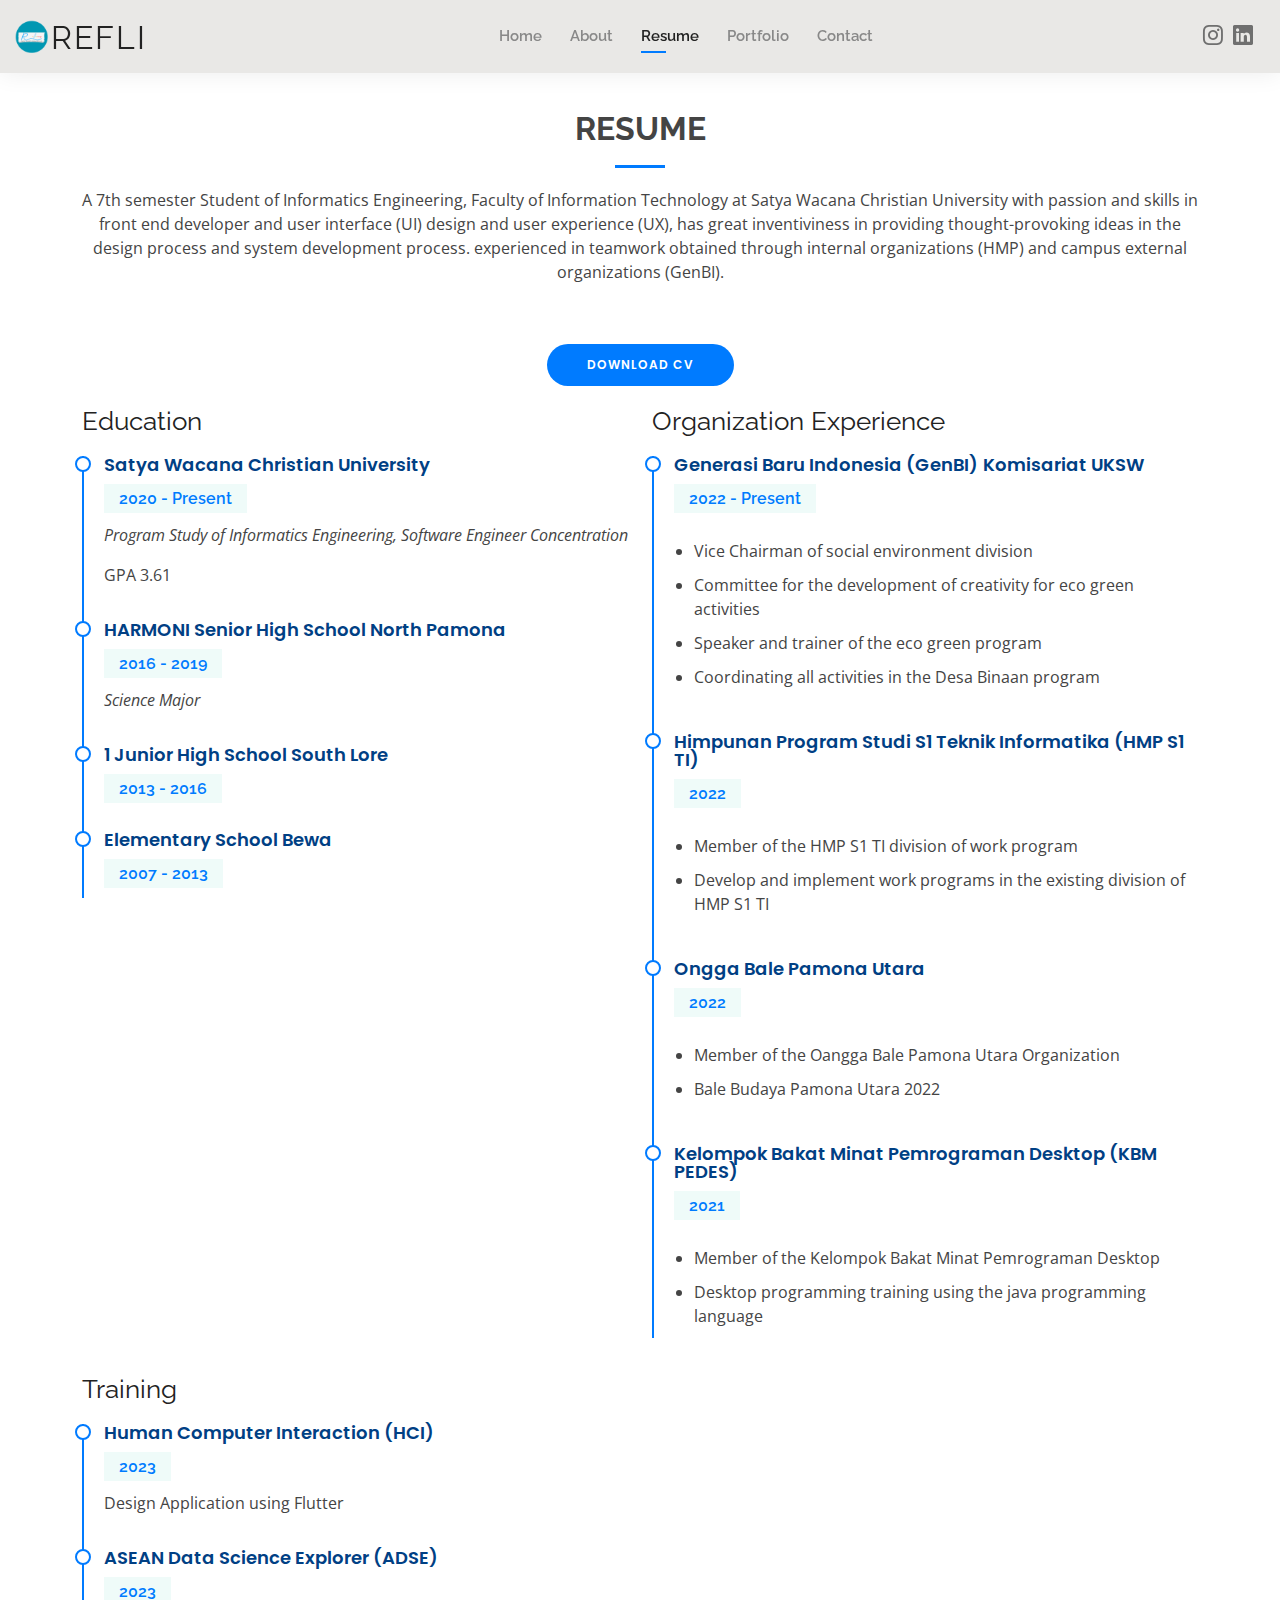
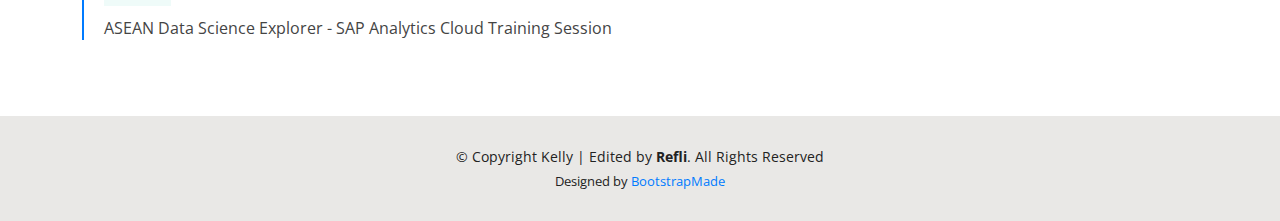
<file: resume.html>
<!DOCTYPE html>
<html lang="en">

<head>
  <meta charset="utf-8">
  <meta content="width=device-width, initial-scale=1.0" name="viewport">

  <title>Resume - Portofolio Refli</title>
  <meta content="" name="description">
  <meta content="" name="keywords">

  <!-- Favicons -->
  <link href="assets/img/logo.png" rel="icon">
  <link href="assets/img/logo.png" rel="apple-touch-icon">

  <!-- Google Fonts -->
  <link href="https://fonts.googleapis.com/css?family=Open+Sans:300,300i,400,400i,600,600i,700,700i|Raleway:300,300i,400,400i,500,500i,600,600i,700,700i|Poppins:300,300i,400,400i,500,500i,600,600i,700,700i" rel="stylesheet">

  <!-- Vendor CSS Files -->
  <link href="assets/vendor/aos/aos.css" rel="stylesheet">
  <link href="assets/vendor/bootstrap/css/bootstrap.min.css" rel="stylesheet">
  <link href="assets/vendor/bootstrap-icons/bootstrap-icons.css" rel="stylesheet">
  <link href="assets/vendor/boxicons/css/boxicons.min.css" rel="stylesheet">
  <link href="assets/vendor/glightbox/css/glightbox.min.css" rel="stylesheet">
  <link href="assets/vendor/swiper/swiper-bundle.min.css" rel="stylesheet">

  <!-- Template Main CSS File -->
  <link href="assets/css/style.css" rel="stylesheet">

  <!-- =======================================================
  * Template Name: Kelly
  * Updated: Jul 27 2023 with Bootstrap v5.3.1
  * Template URL: https://bootstrapmade.com/kelly-free-bootstrap-cv-resume-html-template/
  * Author: BootstrapMade.com
  * License: https://bootstrapmade.com/license/
  ======================================================== -->
</head>

<body>

  <!-- ======= Header ======= -->
  <header id="header" class="fixed-top">
    <div class="container-fluid d-flex justify-content-between align-items-center">

      <h1 class="logo me-auto me-lg-0"><a href="index.html"><img src="assets/img/logo.png" alt="" width="39" height="39" class="align-text-bottom">Refli</a></h1>
      <!-- Uncomment below if you prefer to use an image logo -->
      <!-- <a href="index.html" class="logo"><img src="assets/img/logo.png" alt="" class="img-fluid"></a>-->

      <nav id="navbar" class="navbar order-last order-lg-0">
        <ul>
          <li><a href="index.html">Home</a></li>
          <li><a href="about.html">About</a></li>
          <li><a class="active" href="resume.html">Resume</a></li>
          <!--<li><a href="services.html">Services</a></li>-->
          <li><a href="portfolio.html">Portfolio</a></li>
          <li><a href="contact.html">Contact</a></li>
        </ul>
        <i class="bi bi-list mobile-nav-toggle"></i>
      </nav><!-- .navbar -->

      <div class="header-social-links">
        <!--<a href="#" class="twitter"><i class="bi bi-twitter"></i></a>
        <a href="#" class="facebook"><i class="bi bi-facebook"></i></a>-->
        <a href="https://www.instagram.com/refly_sippan/" class="instagram"><i class="bi bi-instagram"></i></a>
        <a href="https://www.linkedin.com/in/refly-sippan/" class="linkedin"><i class="bi bi-linkedin"></i></i></a>
      </div>

    </div>

  </header><!-- End Header -->

  <main id="main">

    <!-- ======= Resume Section ======= -->
    <section id="resume" class="resume">
      <div class="container" data-aos="fade-up">

        <div class="section-title">
          <h2>Resume</h2>
          <p>A 7th semester Student of Informatics Engineering, Faculty of Information Technology at Satya Wacana Christian University with passion and skills in front end developer and user interface (UI) design and user experience (UX), has great inventiviness in providing thought-provoking ideas in the design process and system development process. experienced in teamwork obtained through internal organizations (HMP) and campus external organizations (GenBI).</p>
        </div>

        <div class="download d-flex flex-column align-items-center">
          <form>
            <a href="assets/cv/CV_Refli_Bob_Sippan.pdf" class="btn-download">Download CV</a>
          </form>
        </div>
        
        <div class="row">
          <div class="col-lg-6"><!--
            <h3 class="resume-title">Sumary</h3>
            <div class="resume-item pb-0">
              <h4>Alice Barkley</h4>
              <p><em>Innovative and deadline-driven Graphic Designer with 3+ years of experience designing and developing user-centered digital/print marketing material from initial concept to final, polished deliverable.</em></p>
              <p>
              <ul>
                <li>Portland par 127,Orlando, FL</li>
                <li>(123) 456-7891</li>
                <li>alice.barkley@example.com</li>
              </ul>
              </p>
            </div>
        -->

            <h3 class="resume-title">Education</h3>
            <div class="resume-item">
              <h4>Satya Wacana Christian University</h4>
              <h5>2020 - Present</h5>
              <p><em>Program Study of Informatics Engineering, Software Engineer Concentration</em></p>
              <p>GPA 3.61</p>
            </div>
            <div class="resume-item">
              <h4>HARMONI Senior High School North Pamona</h4>
              <h5>2016 - 2019</h5>
              <p><em>Science Major</em></p>
              <!--<p>Quia nobis sequi est occaecati aut. Repudiandae et iusto quae reiciendis et quis Eius vel ratione eius unde vitae rerum voluptates asperiores voluptatem Earum molestiae consequatur neque etlon sader mart dila</p>-->
            </div>
            <div class="resume-item">
              <h4>1 Junior High School South Lore</h4>
              <h5>2013 - 2016</h5>
              <!--<p><em>Science Major</em></p>
              <p>Quia nobis sequi est occaecati aut. Repudiandae et iusto quae reiciendis et quis Eius vel ratione eius unde vitae rerum voluptates asperiores voluptatem Earum molestiae consequatur neque etlon sader mart dila</p>-->
            </div>
            <div class="resume-item">
              <h4>Elementary School Bewa</h4>
              <h5>2007 - 2013</h5>
              <!--<p><em>Science Major</em></p>
              <p>Quia nobis sequi est occaecati aut. Repudiandae et iusto quae reiciendis et quis Eius vel ratione eius unde vitae rerum voluptates asperiores voluptatem Earum molestiae consequatur neque etlon sader mart dila</p>-->
            </div>
          </div>
          <div class="col-lg-6">
            <h3 class="resume-title">Organization Experience</h3>
            <div class="resume-item">
              <h4>Generasi Baru Indonesia (GenBI) Komisariat UKSW</h4>
              <h5>2022 - Present</h5>
              <!--<p><em>Experion, New York, NY </em></p>-->
              <p>
              <ul>
                <li>Vice Chairman of social environment division</li>
                <li>Committee for the development of creativity for eco green activities</li>
                <li>Speaker and trainer of the eco green program</li>
                <li>Coordinating all activities in the Desa Binaan program</li>
              </ul>
              </p>
            </div>
            <div class="resume-item">
              <h4>Himpunan Program Studi S1 Teknik Informatika (HMP S1 TI)</h4>
              <h5>2022</h5>
              <!--<p><em>Stepping Stone Advertising, New York, NY</em></p>-->
              <p>
              <ul>
                <li>Member of the HMP S1 TI division of work program</li>
                <li>Develop and implement work programs in the existing division of HMP S1 TI</li>
              </ul>
              </p>
            </div>
            <div class="resume-item">
              <h4>Ongga Bale Pamona Utara</h4>
              <h5>2022</h5>
              <!--<p><em>Stepping Stone Advertising, New York, NY</em></p>-->
              <p>
              <ul>
                <li>Member of the Oangga Bale Pamona Utara Organization</li>
                <li>Bale Budaya Pamona Utara 2022</li>
              </ul>
              </p>
            </div>
            <div class="resume-item">
              <h4>Kelompok Bakat Minat Pemrograman Desktop (KBM PEDES)</h4>
              <h5>2021</h5>
              <!--<p><em>Stepping Stone Advertising, New York, NY</em></p>-->
              <p>
              <ul>
                <li>Member of the Kelompok Bakat Minat Pemrograman Desktop</li>
                <li>Desktop programming training using the java programming language</li>
              </ul>
              </p>
            </div>
          </div>
          <div class="col-lg-6">
            <h3 class="resume-title">Training</h3>
            <div class="resume-item">
              <h4>Human Computer Interaction (HCI)</h4>
              <h5>2023</h5>
              <!--<p><em>Experion, New York, NY </em></p>-->
              <p>Design Application using Flutter</p>
            </div>
            <div class="resume-item">
              <h4>ASEAN Data Science Explorer (ADSE)</h4>
              <h5>2023</h5>
              <!--<p><em>Stepping Stone Advertising, New York, NY</em></p>-->
              <p>ASEAN Data Science Explorer - SAP Analytics Cloud Training Session</p>
            </div>
          </div>
        </div>

      </div>
    </section><!-- End Resume Section -->

  </main><!-- End #main -->

  <!-- ======= Footer ======= -->
  <footer id="footer">
    <div class="container">
      <div class="copyright">
        &copy; Copyright Kelly | Edited by <strong><span>Refli</span></strong>. All Rights Reserved
      </div>
      <div class="credits">
        <!-- All the links in the footer should remain intact. -->
        <!-- You can delete the links only if you purchased the pro version. -->
        <!-- Licensing information: https://bootstrapmade.com/license/ -->
        <!-- Purchase the pro version with working PHP/AJAX contact form: https://bootstrapmade.com/kelly-free-bootstrap-cv-resume-html-template/ -->
        Designed by <a href="https://bootstrapmade.com/">BootstrapMade</a>
      </div>
    </div>
  </footer><!-- End  Footer -->

  <div id="preloader"></div>
  <a href="#" class="back-to-top d-flex align-items-center justify-content-center"><i class="bi bi-arrow-up-short"></i></a>

  <!-- Vendor JS Files -->
  <script src="assets/vendor/purecounter/purecounter_vanilla.js"></script>
  <script src="assets/vendor/aos/aos.js"></script>
  <script src="assets/vendor/bootstrap/js/bootstrap.bundle.min.js"></script>
  <script src="assets/vendor/glightbox/js/glightbox.min.js"></script>
  <script src="assets/vendor/isotope-layout/isotope.pkgd.min.js"></script>
  <script src="assets/vendor/swiper/swiper-bundle.min.js"></script>
  <script src="assets/vendor/waypoints/noframework.waypoints.js"></script>
  <script src="assets/vendor/php-email-form/validate.js"></script>

  <!-- Template Main JS File -->
  <script src="assets/js/main.js"></script>

</body>

</html>
</file>
<file: assets/css/style.css>
/**
* Template Name: Kelly
* Updated: Jul 27 2023 with Bootstrap v5.3.1
* Template URL: https://bootstrapmade.com/kelly-free-bootstrap-cv-resume-html-template/
* Author: BootstrapMade.com
* License: https://bootstrapmade.com/license/
*/

/*--------------------------------------------------------------
# General
--------------------------------------------------------------*/
body {
  font-family: "Open Sans", sans-serif;
  color: #444444;
}

a {
  color: #007bff;
  text-decoration: none;
}

a:hover {
  color: #007bff;
  text-decoration: none;
}

h1,
h2,
h3,
h4,
h5,
h6 {
  font-family: "Raleway", sans-serif;
}

#main {
  margin-top: 50px;
}

@media (max-width: 992px) {
  #main {
    margin-top: 30px;
  }
}

/*--------------------------------------------------------------
# Preloader
--------------------------------------------------------------*/
#preloader {
  position: fixed;
  top: 0;
  left: 0;
  right: 0;
  bottom: 0;
  z-index: 9999;
  overflow: hidden;
  background: #fff;
}

#preloader:before {
  content: "";
  position: fixed;
  top: calc(50% - 30px);
  left: calc(50% - 30px);
  border: 6px solid #007bff;
  border-top-color: #dcf5f2;
  border-radius: 50%;
  width: 60px;
  height: 60px;
  animation: animate-preloader 1s linear infinite;
}

@keyframes animate-preloader {
  0% {
    transform: rotate(0deg);
  }

  100% {
    transform: rotate(360deg);
  }
}

/*--------------------------------------------------------------
# Back to top button
--------------------------------------------------------------*/
.back-to-top {
  position: fixed;
  visibility: hidden;
  opacity: 0;
  right: 15px;
  bottom: 15px;
  z-index: 996;
  background: #007bff;
  width: 40px;
  height: 40px;
  border-radius: 50px;
  transition: all 0.4s;
}

.back-to-top i {
  font-size: 24px;
  color: #fff;
  line-height: 0;
}

.back-to-top:hover {
  background: #007bff;
  color: #fff;
}

.back-to-top.active {
  visibility: visible;
  opacity: 1;
}

/*--------------------------------------------------------------
# Header
--------------------------------------------------------------*/
#header {
  background: #e9e8e6;
  box-shadow: 0px 0px 25px 0 rgba(0, 0, 0, 0.08);
  z-index: 997;
  padding: 15px 0;
}

#header .logo {
  font-size: 32px;
  margin: 0;
  padding: 0;
  line-height: 1;
  font-weight: 400;
  letter-spacing: 2px;
  text-transform: uppercase;
}

#header .logo a {
  color: #222222;
}

#header .logo img {
  max-height: 40px;
}

@media (max-width: 992px) {
  #header .logo {
    font-size: 28px;
  }
}

/*--------------------------------------------------------------
# Header Social Links
--------------------------------------------------------------*/
.header-social-links {
  padding-right: 15px;
}

.header-social-links a {
  color: #6f6f6f;
  padding-left: 6px;
  display: inline-block;
  line-height: 0px;
  transition: 0.3s;
  font-size: 20px;
}

.header-social-links a:hover {
  color: #007bff;
}

/*--------------------------------------------------------------
# Navigation Menu
--------------------------------------------------------------*/
/**
* Desktop Navigation 
*/
.navbar {
  padding: 0;
}

.navbar ul {
  margin: 0;
  padding: 0;
  display: flex;
  list-style: none;
  align-items: center;
}

.navbar li {
  position: relative;
  padding: 10px 0 10px 28px;
}

.navbar a,
.navbar a:focus {
  display: flex;
  align-items: center;
  justify-content: space-between;
  font-family: "Raleway", sans-serif;
  font-size: 15px;
  font-weight: 600;
  color: #888888;
  white-space: nowrap;
  transition: 0.3s;
  position: relative;
}

.navbar a i,
.navbar a:focus i {
  font-size: 12px;
  line-height: 0;
  margin-left: 5px;
}

.navbar > ul > li > a:before {
  content: "";
  position: absolute;
  width: 0;
  height: 2px;
  bottom: -5px;
  left: 0;
  background-color: #007bff;
  visibility: hidden;
  width: 0px;
  transition: all 0.3s ease-in-out 0s;
}

.navbar a:hover:before,
.navbar li:hover > a:before,
.navbar .active:before {
  visibility: visible;
  width: 25px;
}

.navbar a:hover,
.navbar .active,
.navbar .active:focus,
.navbar li:hover > a {
  color: #222222;
}

.navbar .dropdown ul {
  display: block;
  position: absolute;
  left: 14px;
  top: calc(100% + 30px);
  margin: 0;
  padding: 10px 0;
  z-index: 99;
  opacity: 0;
  visibility: hidden;
  background: #fff;
  box-shadow: 0px 0px 30px rgba(127, 137, 161, 0.25);
  transition: 0.3s;
  border-radius: 4px;
}

.navbar .dropdown ul li {
  min-width: 200px;
  padding: 0;
}

.navbar .dropdown ul a {
  padding: 10px 20px;
  font-size: 15px;
  text-transform: none;
  font-weight: 600;
}

.navbar .dropdown ul a i {
  font-size: 12px;
}

.navbar .dropdown ul a:hover,
.navbar .dropdown ul .active:hover,
.navbar .dropdown ul li:hover > a {
  color: #007bff;
}

.navbar .dropdown:hover > ul {
  opacity: 1;
  top: 100%;
  visibility: visible;
}

.navbar .dropdown .dropdown ul {
  top: 0;
  left: calc(100% - 30px);
  visibility: hidden;
}

.navbar .dropdown .dropdown:hover > ul {
  opacity: 1;
  top: 0;
  left: 100%;
  visibility: visible;
}

@media (max-width: 1366px) {
  .navbar .dropdown .dropdown ul {
    left: -90%;
  }

  .navbar .dropdown .dropdown:hover > ul {
    left: -100%;
  }
}

/**
* Mobile Navigation 
*/
.mobile-nav-toggle {
  color: #222222;
  font-size: 28px;
  cursor: pointer;
  display: none;
  line-height: 0;
  transition: 0.5s;
}

.mobile-nav-toggle.bi-x {
  color: #fff;
}

@media (max-width: 991px) {
  .mobile-nav-toggle {
    display: block;
  }

  .navbar ul {
    display: none;
  }
}

.navbar-mobile {
  position: fixed;
  overflow: hidden;
  top: 0;
  right: 0;
  left: 0;
  bottom: 0;
  background: rgba(9, 9, 9, 0.9);
  transition: 0.3s;
  z-index: 999;
}

.navbar-mobile .mobile-nav-toggle {
  position: absolute;
  top: 15px;
  right: 15px;
}

.navbar-mobile ul {
  display: block;
  position: absolute;
  top: 55px;
  right: 15px;
  bottom: 15px;
  left: 15px;
  padding: 10px 0;
  border-radius: 10px;
  background-color: #fff;
  overflow-y: auto;
  transition: 0.3s;
}

.navbar-mobile a,
.navbar-mobile a:focus {
  font-size: 15px;
  padding-right: 15px;
  color: #222222;
}

.navbar-mobile a:hover,
.navbar-mobile .active,
.navbar-mobile li:hover > a {
  color: #007bff;
}

.navbar-mobile .getstarted,
.navbar-mobile .getstarted:focus {
  margin: 15px;
}

.navbar-mobile .dropdown ul {
  position: static;
  display: none;
  margin: 10px 20px;
  padding: 10px 0;
  z-index: 99;
  opacity: 1;
  visibility: visible;
  background: #fff;
  box-shadow: 0px 0px 30px rgba(127, 137, 161, 0.25);
}

.navbar-mobile .dropdown ul li {
  min-width: 200px;
}

.navbar-mobile .dropdown ul a {
  padding: 10px 20px;
}

.navbar-mobile .dropdown ul a i {
  font-size: 12px;
}

.navbar-mobile .dropdown ul a:hover,
.navbar-mobile .dropdown ul .active:hover,
.navbar-mobile .dropdown ul li:hover > a {
  color: #007bff;
}

.navbar-mobile .dropdown > .dropdown-active {
  display: block;
}

/*--------------------------------------------------------------
# Hero Section
--------------------------------------------------------------*/
#hero {
  width: 100%;
  height: 100vh;
  background: url("../img/hero-bg.jpg") top center;
  background-size: cover;
}

#hero .container {
  padding-top: 70px;
  position: relative;
}

@media (max-width: 992px) {
  #hero .container {
    padding-top: 58px;
  }
}

#hero h1 {
  margin: 0;
  font-size: 48px;
  font-weight: 700;
  line-height: 56px;
  color: #222222;
  text-align: center;
}

#hero h2 {
  color: #464646;
  margin: 10px 0 0 0;
  font-size: 22px;
  text-align: center;
}

#hero .btn-about {
  font-family: "Raleway", sans-serif;
  text-transform: uppercase;
  font-weight: 600;
  font-size: 12px;
  letter-spacing: 1px;
  display: inline-block;
  padding: 12px 40px;
  border-radius: 50px;
  transition: 0.5s;
  margin-top: 30px;
  color: #fff;
  background: #007bff;
}

#hero .btn-about:hover {
  background: #7ebcff;
}

@media (min-width: 1024px) {
  #hero {
    background-attachment: fixed;
  }
}

@media (max-width: 992px) {
  #hero:before {
    content: "";
    background: rgba(255, 255, 255, 0.8);
    position: absolute;
    bottom: 0;
    top: 0;
    left: 0;
    right: 0;
  }

  #hero h1 {
    font-size: 28px;
    line-height: 36px;
  }

  #hero h2 {
    font-size: 18px;
    line-height: 24px;
  }
}

/*--------------------------------------------------------------
# Sections General
--------------------------------------------------------------*/
section {
  padding: 60px 0;
}

.section-bg {
  background-color: #e7f8f6;
}

.section-title {
  text-align: center;
  padding-bottom: 30px;
}

.section-title h2 {
  font-size: 32px;
  font-weight: bold;
  text-transform: uppercase;
  margin-bottom: 20px;
  padding-bottom: 20px;
  position: relative;
}

.section-title h2::after {
  content: "";
  position: absolute;
  display: block;
  width: 50px;
  height: 3px;
  background: #007bff;
  bottom: 0;
  left: calc(50% - 25px);
}

.section-title p {
  margin-bottom: 0;
}

/*--------------------------------------------------------------
# Cta
--------------------------------------------------------------*/
.cta {
  background: linear-gradient(rgba(0, 0, 0, 0.6), rgba(0, 0, 0, 0.6)), url("../img/bg-1.jpg") fixed center center;
  background-size: cover;
  padding: 80px 0;
}

.cta h3 {
  color: #fff;
  font-size: 28px;
  font-weight: 700;
}

.cta p {
  color: #fff;
}

.cta .cta-btn {
  font-family: "Raleway", sans-serif;
  text-transform: uppercase;
  font-weight: 500;
  font-size: 16px;
  letter-spacing: 1px;
  display: inline-block;
  padding: 8px 20px;
  border-radius: 2px;
  transition: 0.5s;
  margin: 10px;
  border: 2px solid #fff;
  color: #fff;
}

.cta .cta-btn:hover {
  background: #007bff;
  border: 2px solid #007bff;
}

@media (max-width: 1024px) {
  .cta {
    background-attachment: scroll;
  }
}

@media (min-width: 769px) {
  .cta .cta-btn-container {
    display: flex;
    align-items: center;
    justify-content: flex-end;
  }
}

/*--------------------------------------------------------------
# About
--------------------------------------------------------------*/
.about .content h3 {
  font-weight: 700;
  font-size: 26px;
  color: #555555;
}

.about .content ul {
  list-style: none;
  padding: 0;
}

.about .content ul li {
  padding-bottom: 10px;
}

.about .content ul i {
  font-size: 20px;
  padding-right: 2px;
  color: #ff0000;
}

.about .content p:last-child {
  margin-bottom: 0;
}

/*--------------------------------------------------------------
# Skills
--------------------------------------------------------------*/
.skills .progress {
  height: 60px;
  display: block;
  background: none;
  border-radius: 0;
}

.skills .progress .skill {
  padding: 10px 0;
  margin: 0 0 6px 0;
  text-transform: uppercase;
  display: block;
  font-weight: 600;
  font-family: "Poppins", sans-serif;
  color: #222222;
}

.skills .progress .skill .val {
  float: right;
  font-style: normal;
}

.skills .progress-bar-wrap {
  background: #f3f3f3;
}

.skills .progress-bar {
  width: 1px;
  height: 10px;
  transition: 0.9s;
  background-color: #007bff;
}

/*--------------------------------------------------------------
# Facts
--------------------------------------------------------------*/
.facts .counters span {
  font-size: 48px;
  display: block;
  color: #007bff;
}

.facts .counters p {
  padding: 0;
  margin: 0 0 20px 0;
  font-family: "Raleway", sans-serif;
  font-size: 14px;
}

/*--------------------------------------------------------------
# Testimonials
--------------------------------------------------------------*/
/*.testimonials .section-header {
  margin-bottom: 40px;
}

.testimonials .testimonials-carousel,
.testimonials .testimonials-slider {
  overflow: hidden;
}

.testimonials .testimonial-item {
  text-align: center;
}

.testimonials .testimonial-item .testimonial-img {
  width: 120px;
  border-radius: 50%;
  border: 4px solid #fff;
  margin: 0 auto;
}

.testimonials .testimonial-item h3 {
  font-size: 20px;
  font-weight: bold;
  margin: 10px 0 5px 0;
  color: #111;
}

.testimonials .testimonial-item h4 {
  font-size: 14px;
  color: #999;
  margin: 0 0 15px 0;
}

.testimonials .testimonial-item .quote-icon-left,
.testimonials .testimonial-item .quote-icon-right {
  color: #c8efea;
  font-size: 26px;
}

.testimonials .testimonial-item .quote-icon-left {
  display: inline-block;
  left: -5px;
  position: relative;
}

.testimonials .testimonial-item .quote-icon-right {
  display: inline-block;
  right: -5px;
  position: relative;
  top: 10px;
}

.testimonials .testimonial-item p {
  font-style: italic;
  margin: 0 auto 15px auto;
}

@media (min-width: 992px) {
  .testimonials .testimonial-item p {
    width: 80%;
  }
}

.testimonials .swiper-pagination {
  margin-top: 20px;
  position: relative;
}

.testimonials .swiper-pagination .swiper-pagination-bullet {
  width: 12px;
  height: 12px;
  background-color: #fff;
  opacity: 1;
  border: 1px solid #007bff;
}

.testimonials .swiper-pagination .swiper-pagination-bullet-active {
  background-color: #007bff;
}*/

/*--------------------------------------------------------------
# Resume
--------------------------------------------------------------*/
.resume .resume-title {
  font-size: 26px;
  font-weight: 400;
  margin-top: 20px;
  margin-bottom: 20px;
  color: #222222;
}

.resume .resume-item {
  padding: 0 0 20px 20px;
  margin-top: -2px;
  border-left: 2px solid #007bff;
  position: relative;
}

.resume .resume-item h4 {
  line-height: 18px;
  font-size: 18px;
  font-weight: 600;
  font-family: "Poppins", sans-serif;
  color: #004084;
  margin-bottom: 10px;
}

.resume .resume-item h5 {
  font-size: 16px;
  background: #effbf9;
  padding: 5px 15px;
  display: inline-block;
  font-weight: 600;
  margin-bottom: 10px;
  color: #007bff;
}

.resume .resume-item ul {
  padding-left: 20px;
}

.resume .resume-item ul li {
  padding-bottom: 10px;
}

.resume .resume-item:last-child {
  padding-bottom: 0;
}

.resume .resume-item::before {
  content: "";
  position: absolute;
  width: 16px;
  height: 16px;
  border-radius: 50px;
  left: -9px;
  top: 0;
  background: #fff;
  border: 2px solid #007bff;
}

/*--------------------------------------------------------------
# Download
--------------------------------------------------------------*/
#resume .btn-download {
  font-family: "Poppins", sans-serif;
  text-transform: uppercase;
  font-weight: 600;
  font-size: 12px;
  letter-spacing: 1px;
  display: inline-block;
  padding: 12px 40px;
  border-radius: 50px;
  transition: 0.5s;
  margin-top: 30px;
  color: #fff;
  background: #007bff;
}

#resume .btn-download:hover {
  background: #7ebcff;
}

/*--------------------------------------------------------------
# Services
--------------------------------------------------------------*/
/*.services .icon-box {
  text-align: center;
  padding: 70px 20px 80px 20px;
  transition: all ease-in-out 0.3s;
  background: #fff;
  box-shadow: 0px 0 35px 0 rgba(0, 0, 0, 0.08);
}

.services .icon-box .icon {
  margin: 0 auto;
  width: 100px;
  height: 100px;
  display: flex;
  align-items: center;
  justify-content: center;
  transition: ease-in-out 0.3s;
  position: relative;
}

.services .icon-box .icon i {
  font-size: 36px;
  transition: 0.5s;
  position: relative;
}

.services .icon-box .icon svg {
  position: absolute;
  top: 0;
  left: 0;
}

.services .icon-box .icon svg path {
  transition: 0.5s;
  fill: #f5f5f5;
}

.services .icon-box h4 {
  font-weight: 600;
  margin: 10px 0 15px 0;
  font-size: 22px;
}

.services .icon-box h4 a {
  color: #222222;
  transition: ease-in-out 0.3s;
}

.services .icon-box p {
  line-height: 24px;
  font-size: 14px;
  margin-bottom: 0;
}

.services .iconbox-blue i {
  color: #47aeff;
}

.services .iconbox-blue:hover .icon i {
  color: #fff;
}

.services .iconbox-blue:hover .icon path {
  fill: #47aeff;
}

.services .iconbox-orange i {
  color: #ffa76e;
}

.services .iconbox-orange:hover .icon i {
  color: #fff;
}

.services .iconbox-orange:hover .icon path {
  fill: #ffa76e;
}

.services .iconbox-pink i {
  color: #e80368;
}

.services .iconbox-pink:hover .icon i {
  color: #fff;
}

.services .iconbox-pink:hover .icon path {
  fill: #e80368;
}

.services .iconbox-yellow i {
  color: #ffbb2c;
}

.services .iconbox-yellow:hover .icon i {
  color: #fff;
}

.services .iconbox-yellow:hover .icon path {
  fill: #ffbb2c;
}

.services .iconbox-red i {
  color: #ff5828;
}

.services .iconbox-red:hover .icon i {
  color: #fff;
}

.services .iconbox-red:hover .icon path {
  fill: #ff5828;
}

.services .iconbox-teal i {
  color: #11dbcf;
}

.services .iconbox-teal:hover .icon i {
  color: #fff;
}

.services .iconbox-teal:hover .icon path {
  fill: #11dbcf;
}*/

/*--------------------------------------------------------------
# Portfolio
--------------------------------------------------------------*/
.portfolio .portfolio-item {
  margin-bottom: 30px;
}

.portfolio #portfolio-flters {
  padding: 0;
  margin: 0 auto 20px auto;
  list-style: none;
  text-align: center;
}

.portfolio #portfolio-flters li {
  cursor: pointer;
  display: inline-block;
  padding: 8px 16px 10px 16px;
  font-size: 13px;
  font-weight: 500;
  line-height: 1;
  text-transform: uppercase;
  color: #444444;
  margin-bottom: 5px;
  transition: all 0.3s ease-in-out;
  border-radius: 50px;
}

.portfolio #portfolio-flters li:hover,
.portfolio #portfolio-flters li.filter-active {
  color: #fff;
  background: #007bff;
}

.portfolio #portfolio-flters li:last-child {
  margin-right: 0;
}

.portfolio .portfolio-wrap {
  transition: 0.3s;
  position: relative;
  overflow: hidden;
  z-index: 1;
  background: rgba(34, 34, 34, 0.6);
}

.portfolio .portfolio-wrap::before {
  content: "";
  background: rgba(34, 34, 34, 0.6);
  position: absolute;
  left: 0;
  right: 0;
  top: 0;
  bottom: 0;
  transition: all ease-in-out 0.3s;
  z-index: 2;
  opacity: 0;
}

.portfolio .portfolio-wrap img {
  transition: all ease-in-out 0.3s;
}

.portfolio .portfolio-wrap .portfolio-info {
  opacity: 0;
  position: absolute;
  top: 0;
  left: 0;
  right: 0;
  bottom: 0;
  z-index: 3;
  transition: all ease-in-out 0.3s;
  display: flex;
  flex-direction: column;
  justify-content: flex-end;
  align-items: flex-start;
  padding: 20px;
}

.portfolio .portfolio-wrap .portfolio-info h4 {
  font-size: 20px;
  color: #fff;
  font-weight: 600;
}

.portfolio .portfolio-wrap .portfolio-info p {
  color: rgba(255, 255, 255, 0.7);
  font-size: 14px;
  text-transform: uppercase;
  padding: 0;
  margin: 0;
  font-style: italic;
}

.portfolio .portfolio-wrap .portfolio-links {
  text-align: center;
  z-index: 4;
}

.portfolio .portfolio-wrap .portfolio-links a {
  color: #fff;
  margin: 0 5px 0 0;
  font-size: 28px;
  display: inline-block;
  transition: 0.3s;
}

.portfolio .portfolio-wrap .portfolio-links a:hover {
  color: #3c8ee7;
}

.portfolio .portfolio-wrap:hover::before {
  opacity: 1;
}

.portfolio .portfolio-wrap:hover img {
  transform: scale(1.2);
}

.portfolio .portfolio-wrap:hover .portfolio-info {
  opacity: 1;
}

/*--------------------------------------------------------------
# Portfolio Details
--------------------------------------------------------------*/
.portfolio-details {
  padding-top: 0;
}

.portfolio-details .portfolio-details-slider img {
  width: 100%;
}

.portfolio-details .portfolio-details-slider .swiper-pagination {
  margin-top: 20px;
  position: relative;
}

.portfolio-details .portfolio-details-slider .swiper-pagination .swiper-pagination-bullet {
  width: 12px;
  height: 12px;
  background-color: #fff;
  opacity: 1;
  border: 1px solid #007bff;
}

.portfolio-details .portfolio-details-slider .swiper-pagination .swiper-pagination-bullet-active {
  background-color: #007bff;
}
/*
.portfolio-details .portfolio-info {
  padding: 30px;
  box-shadow: 0px 0 30px rgba(34, 34, 34, 0.08);
}*/

.portfolio-details .portfolio-info h3 {
  font-size: 22px;
  font-weight: 700;
  margin-bottom: 20px;
  padding-bottom: 20px;
  border-bottom: 1px solid #eee;
}

.portfolio-details .portfolio-info ul {
  list-style: none;
  padding: 0;
  font-size: 15px;
}

.portfolio-details .portfolio-info ul li + li {
  margin-top: 10px;
}

.portfolio-details .portfolio-description {
  padding-top: 30px;
}

.portfolio-details .portfolio-description h2 {
  font-size: 26px;
  font-weight: 700;
  margin-bottom: 20px;
}

.portfolio-details .portfolio-description p {
  padding: 0;
}

/*--------------------------------------------------------------
# Portfolio Detailsapp2
--------------------------------------------------------------*/
.portfolio-detailsapp2 {
  padding-top: 0;
}

.portfolio-detailsapp2 .portfolio-details-slider img {
  width: 100%;
}

.portfolio-detailsapp2 .portfolio-details-slider .swiper-pagination {
  margin-top: 20px;
  position: relative;
}

.portfolio-detailsapp2 .portfolio-details-slider .swiper-pagination .swiper-pagination-bullet {
  width: 12px;
  height: 12px;
  background-color: #fff;
  opacity: 1;
  border: 1px solid #007bff;
}

.portfolio-detailsapp2 .portfolio-details-slider .swiper-pagination .swiper-pagination-bullet-active {
  background-color: #007bff;
}
/*
.portfolio-details .portfolio-info {
  padding: 30px;
  box-shadow: 0px 0 30px rgba(34, 34, 34, 0.08);
}*/

.portfolio-detailsapp2 .portfolio-info h3 {
  font-size: 22px;
  font-weight: 700;
  margin-bottom: 20px;
  padding-bottom: 20px;
  border-bottom: 1px solid #eee;
}

.portfolio-detailsapp2 .portfolio-info ul {
  list-style: none;
  padding: 0;
  font-size: 15px;
}

.portfolio-detailsapp2 .portfolio-info ul li + li {
  margin-top: 10px;
}

.portfolio-detailsapp2 .portfolio-description {
  padding-top: 30px;
}

.portfolio-detailsapp2 .portfolio-description h2 {
  font-size: 26px;
  font-weight: 700;
  margin-bottom: 20px;
}

.portfolio-detailsapp2 .portfolio-description p {
  padding: 0;
}

/*--------------------------------------------------------------
# Portfolio Detailsapp3
--------------------------------------------------------------*/
.portfolio-detailsapp3 {
  padding-top: 0;
}

.portfolio-detailsapp3 .portfolio-details-slider img {
  width: 100%;
}

.portfolio-detailsapp3 .portfolio-details-slider .swiper-pagination {
  margin-top: 20px;
  position: relative;
}

.portfolio-detailsapp3 .portfolio-details-slider .swiper-pagination .swiper-pagination-bullet {
  width: 12px;
  height: 12px;
  background-color: #fff;
  opacity: 1;
  border: 1px solid #007bff;
}

.portfolio-detailsapp3 .portfolio-details-slider .swiper-pagination .swiper-pagination-bullet-active {
  background-color: #007bff;
}
/*
.portfolio-details .portfolio-info {
  padding: 30px;
  box-shadow: 0px 0 30px rgba(34, 34, 34, 0.08);
}*/

.portfolio-detailsapp3 .portfolio-info h3 {
  font-size: 22px;
  font-weight: 700;
  margin-bottom: 20px;
  padding-bottom: 20px;
  border-bottom: 1px solid #eee;
}

.portfolio-detailsapp3 .portfolio-info ul {
  list-style: none;
  padding: 0;
  font-size: 15px;
}

.portfolio-detailsapp3 .portfolio-info ul li + li {
  margin-top: 10px;
}

.portfolio-detailsapp3 .portfolio-description {
  padding-top: 30px;
}

.portfolio-detailsapp3 .portfolio-description h2 {
  font-size: 26px;
  font-weight: 700;
  margin-bottom: 20px;
}

.portfolio-detailsapp3 .portfolio-description p {
  padding: 0;
}

/*--------------------------------------------------------------
# Portfolio Detailsweb1
--------------------------------------------------------------*/
.portfolio-detailsweb1 {
  padding-top: 0;
}

.portfolio-detailsweb1 .portfolio-details-slider img {
  width: 100%;
}

.portfolio-detailsweb1 .portfolio-details-slider .swiper-pagination {
  margin-top: 20px;
  position: relative;
}

.portfolio-detailsweb1 .portfolio-details-slider .swiper-pagination .swiper-pagination-bullet {
  width: 12px;
  height: 12px;
  background-color: #fff;
  opacity: 1;
  border: 1px solid #007bff;
}

.portfolio-detailsweb1 .portfolio-details-slider .swiper-pagination .swiper-pagination-bullet-active {
  background-color: #007bff;
}
/*
.portfolio-details .portfolio-info {
  padding: 30px;
  box-shadow: 0px 0 30px rgba(34, 34, 34, 0.08);
}*/

.portfolio-detailsweb1 .portfolio-info h3 {
  font-size: 22px;
  font-weight: 700;
  margin-bottom: 20px;
  padding-bottom: 20px;
  border-bottom: 1px solid #eee;
}

.portfolio-detailsweb1 .portfolio-info ul {
  list-style: none;
  padding: 0;
  font-size: 15px;
}

.portfolio-detailsweb1 .portfolio-info ul li + li {
  margin-top: 10px;
}

.portfolio-detailsweb1 .portfolio-description {
  padding-top: 30px;
}

.portfolio-detailsweb1 .portfolio-description h2 {
  font-size: 26px;
  font-weight: 700;
  margin-bottom: 20px;
}

.portfolio-detailsweb1 .portfolio-description p {
  padding: 0;
}

/*--------------------------------------------------------------
# Portfolio Detailsweb2
--------------------------------------------------------------*/
.portfolio-detailsweb2 {
  padding-top: 0;
}

.portfolio-detailsweb2 .portfolio-details-slider img {
  width: 100%;
}

.portfolio-detailsweb2 .portfolio-details-slider .swiper-pagination {
  margin-top: 20px;
  position: relative;
}

.portfolio-detailsweb2 .portfolio-details-slider .swiper-pagination .swiper-pagination-bullet {
  width: 12px;
  height: 12px;
  background-color: #fff;
  opacity: 1;
  border: 1px solid #007bff;
}

.portfolio-detailsweb2 .portfolio-details-slider .swiper-pagination .swiper-pagination-bullet-active {
  background-color: #007bff;
}
/*
.portfolio-details .portfolio-info {
  padding: 30px;
  box-shadow: 0px 0 30px rgba(34, 34, 34, 0.08);
}*/

.portfolio-detailsweb2 .portfolio-info h3 {
  font-size: 22px;
  font-weight: 700;
  margin-bottom: 20px;
  padding-bottom: 20px;
  border-bottom: 1px solid #eee;
}

.portfolio-detailsweb2 .portfolio-info ul {
  list-style: none;
  padding: 0;
  font-size: 15px;
}

.portfolio-detailsweb2 .portfolio-info ul li + li {
  margin-top: 10px;
}

.portfolio-detailsweb2 .portfolio-description {
  padding-top: 30px;
}

.portfolio-detailsweb2 .portfolio-description h2 {
  font-size: 26px;
  font-weight: 700;
  margin-bottom: 20px;
}

.portfolio-detailsweb2 .portfolio-description p {
  padding: 0;
}

/*--------------------------------------------------------------
# Portfolio Detailsweb3
--------------------------------------------------------------*/
.portfolio-detailsweb3 {
  padding-top: 0;
}

.portfolio-detailsweb3 .portfolio-details-slider img {
  width: 100%;
}

.portfolio-detailsweb3 .portfolio-details-slider .swiper-pagination {
  margin-top: 20px;
  position: relative;
}

.portfolio-detailsweb3 .portfolio-details-slider .swiper-pagination .swiper-pagination-bullet {
  width: 12px;
  height: 12px;
  background-color: #fff;
  opacity: 1;
  border: 1px solid #007bff;
}

.portfolio-detailsweb3 .portfolio-details-slider .swiper-pagination .swiper-pagination-bullet-active {
  background-color: #007bff;
}
/*
.portfolio-details .portfolio-info {
  padding: 30px;
  box-shadow: 0px 0 30px rgba(34, 34, 34, 0.08);
}*/

.portfolio-detailsweb3 .portfolio-info h3 {
  font-size: 22px;
  font-weight: 700;
  margin-bottom: 20px;
  padding-bottom: 20px;
  border-bottom: 1px solid #eee;
}

.portfolio-detailsweb3 .portfolio-info ul {
  list-style: none;
  padding: 0;
  font-size: 15px;
}

.portfolio-detailsweb3 .portfolio-info ul li + li {
  margin-top: 10px;
}

.portfolio-detailsweb3 .portfolio-description {
  padding-top: 30px;
}

.portfolio-detailsweb3 .portfolio-description h2 {
  font-size: 26px;
  font-weight: 700;
  margin-bottom: 20px;
}

.portfolio-detailsweb3 .portfolio-description p {
  padding: 0;
}

/*--------------------------------------------------------------
# Portfolio Detailso1
--------------------------------------------------------------*/
.portfolio-detailso1 {
  padding-top: 0;
}

.portfolio-detailso1 .portfolio-details-slider img {
  width: 100%;
}

.portfolio-detailso1 .portfolio-details-slider .swiper-pagination {
  margin-top: 20px;
  position: relative;
}

.portfolio-detailso1 .portfolio-details-slider .swiper-pagination .swiper-pagination-bullet {
  width: 12px;
  height: 12px;
  background-color: #fff;
  opacity: 1;
  border: 1px solid #007bff;
}

.portfolio-detailso1 .portfolio-details-slider .swiper-pagination .swiper-pagination-bullet-active {
  background-color: #007bff;
}
/*
.portfolio-details .portfolio-info {
  padding: 30px;
  box-shadow: 0px 0 30px rgba(34, 34, 34, 0.08);
}*/

.portfolio-detailso1 .portfolio-info h3 {
  font-size: 22px;
  font-weight: 700;
  margin-bottom: 20px;
  padding-bottom: 20px;
  border-bottom: 1px solid #eee;
}

.portfolio-detailso1 .portfolio-info ul {
  list-style: none;
  padding: 0;
  font-size: 15px;
}

.portfolio-detailso1 .portfolio-info ul li + li {
  margin-top: 10px;
}

.portfolio-detailso1 .portfolio-description {
  padding-top: 30px;
}

.portfolio-detailso1 .portfolio-description h2 {
  font-size: 26px;
  font-weight: 700;
  margin-bottom: 20px;
}

.portfolio-detailso1 .portfolio-description p {
  padding: 0;
}

/*--------------------------------------------------------------
# Portfolio Detailso2
--------------------------------------------------------------*/
.portfolio-detailso2 {
  padding-top: 0;
}

.portfolio-detailso2 .portfolio-details-slider img {
  width: 100%;
}

.portfolio-detailso2 .portfolio-details-slider .swiper-pagination {
  margin-top: 20px;
  position: relative;
}

.portfolio-detailso2 .portfolio-details-slider .swiper-pagination .swiper-pagination-bullet {
  width: 12px;
  height: 12px;
  background-color: #fff;
  opacity: 1;
  border: 1px solid #007bff;
}

.portfolio-detailso2 .portfolio-details-slider .swiper-pagination .swiper-pagination-bullet-active {
  background-color: #007bff;
}

.portfolio-detailso2 .portfolio-info {
  padding: 30px;
  box-shadow: 0px 0 30px rgba(34, 34, 34, 0.08);
}

.portfolio-detailso2 .portfolio-info h3 {
  font-size: 22px;
  font-weight: 700;
  margin-bottom: 20px;
  padding-bottom: 20px;
  border-bottom: 1px solid #eee;
}

.portfolio-detailso2 .portfolio-info ul {
  list-style: none;
  padding: 0;
  font-size: 15px;
}

.portfolio-detailso2 .portfolio-info ul li + li {
  margin-top: 10px;
}

.portfolio-detailso2 .portfolio-description {
  padding-top: 30px;
}

.portfolio-detailso2 .portfolio-description h2 {
  font-size: 26px;
  font-weight: 700;
  margin-bottom: 20px;
}

.portfolio-detailso2 .portfolio-description p {
  padding: 0;
}

/*--------------------------------------------------------------
# Portfolio Detailso3
--------------------------------------------------------------*/
.portfolio-detailso3 {
  padding-top: 0;
}

.portfolio-detailso3 .portfolio-details-slider img {
  width: 100%;
}

.portfolio-detailso3 .portfolio-details-slider .swiper-pagination {
  margin-top: 20px;
  position: relative;
}

.portfolio-detailso3 .portfolio-details-slider .swiper-pagination .swiper-pagination-bullet {
  width: 12px;
  height: 12px;
  background-color: #fff;
  opacity: 1;
  border: 1px solid #007bff;
}

.portfolio-detailso3 .portfolio-details-slider .swiper-pagination .swiper-pagination-bullet-active {
  background-color: #007bff;
}
/*
.portfolio-details .portfolio-info {
  padding: 30px;
  box-shadow: 0px 0 30px rgba(34, 34, 34, 0.08);
}*/

.portfolio-detailso3 .portfolio-info h3 {
  font-size: 22px;
  font-weight: 700;
  margin-bottom: 20px;
  padding-bottom: 20px;
  border-bottom: 1px solid #eee;
}

.portfolio-detailso3 .portfolio-info ul {
  list-style: none;
  padding: 0;
  font-size: 15px;
}

.portfolio-detailso3 .portfolio-info ul li + li {
  margin-top: 10px;
}

.portfolio-detailso3 .portfolio-description {
  padding-top: 30px;
}

.portfolio-detailso3 .portfolio-description h2 {
  font-size: 26px;
  font-weight: 700;
  margin-bottom: 20px;
}

.portfolio-detailso3 .portfolio-description p {
  padding: 0;
}

/*--------------------------------------------------------------
# Contact
--------------------------------------------------------------*/
.contact .info {
  width: 100%;
  background: #fff;
}

.contact .info i {
  font-size: 20px;
  color: #007bff;
  float: left;
  width: 44px;
  height: 44px;
  background: #effbf9;
  display: flex;
  justify-content: center;
  align-items: center;
  border-radius: 50px;
  transition: all 0.3s ease-in-out;
}

.contact .info h4 {
  padding: 0 0 0 60px;
  font-size: 22px;
  font-weight: 600;
  margin-bottom: 5px;
  color: #222222;
}

.contact .info p {
  padding: 0 0 0 60px;
  margin-bottom: 0;
  font-size: 14px;
  color: #555555;
}

.contact .info .email,
.contact .info .phone {
  margin-top: 40px;
}

.contact .info .email:hover i,
.contact .info .address:hover i,
.contact .info .phone:hover i {
  background: #007bff;
  color: #fff;
}

/*
.contact .php-email-form {
  width: 100%;
  background: #fff;
}

.contact .php-email-form .form-group {
  padding-bottom: 8px;
}

.contact .php-email-form .error-message {
  display: none;
  color: #fff;
  background: #ed3c0d;
  text-align: center;
  padding: 15px;
  font-weight: 600;
}

.contact .php-email-form .sent-message {
  display: none;
  color: #fff;
  background: #18d26e;
  text-align: center;
  padding: 15px;
  font-weight: 600;
}

.contact .php-email-form .loading {
  display: none;
  background: #fff;
  text-align: center;
  padding: 15px;
}

.contact .php-email-form .loading:before {
  content: "";
  display: inline-block;
  border-radius: 50%;
  width: 24px;
  height: 24px;
  margin: 0 10px -6px 0;
  border: 3px solid #18d26e;
  border-top-color: #eee;
  animation: animate-loading 1s linear infinite;
}

.contact .php-email-form input,
.contact .php-email-form textarea {
  border-radius: 4px;
  box-shadow: none;
  font-size: 14px;
}

.contact .php-email-form input:focus,
.contact .php-email-form textarea:focus {
  border-color: #34b7a7;
}

.contact .php-email-form input {
  height: 44px;
}

.contact .php-email-form textarea {
  padding: 10px 12px;
}

.contact .php-email-form button[type="submit"] {
  background: #34b7a7;
  border: 0;
  padding: 10px 30px 12px 30px;
  color: #fff;
  transition: 0.4s;
  border-radius: 50px;
}

.contact .php-email-form button[type="submit"]:hover {
  background: #3dc8b7;
}

@keyframes animate-loading {
  0% {
    transform: rotate(0deg);
  }

  100% {
    transform: rotate(360deg);
  }
}
*/

/*--------------------------------------------------------------
# Footer
--------------------------------------------------------------*/
#footer {
  background: #e9e8e6;
  padding: 30px 0;
  color: #222222;
  font-size: 14px;
  text-align: center;
}

#footer .credits {
  padding-top: 5px;
  font-size: 13px;
}

#footer .credits a {
  color: #007bff;
}
</file>
